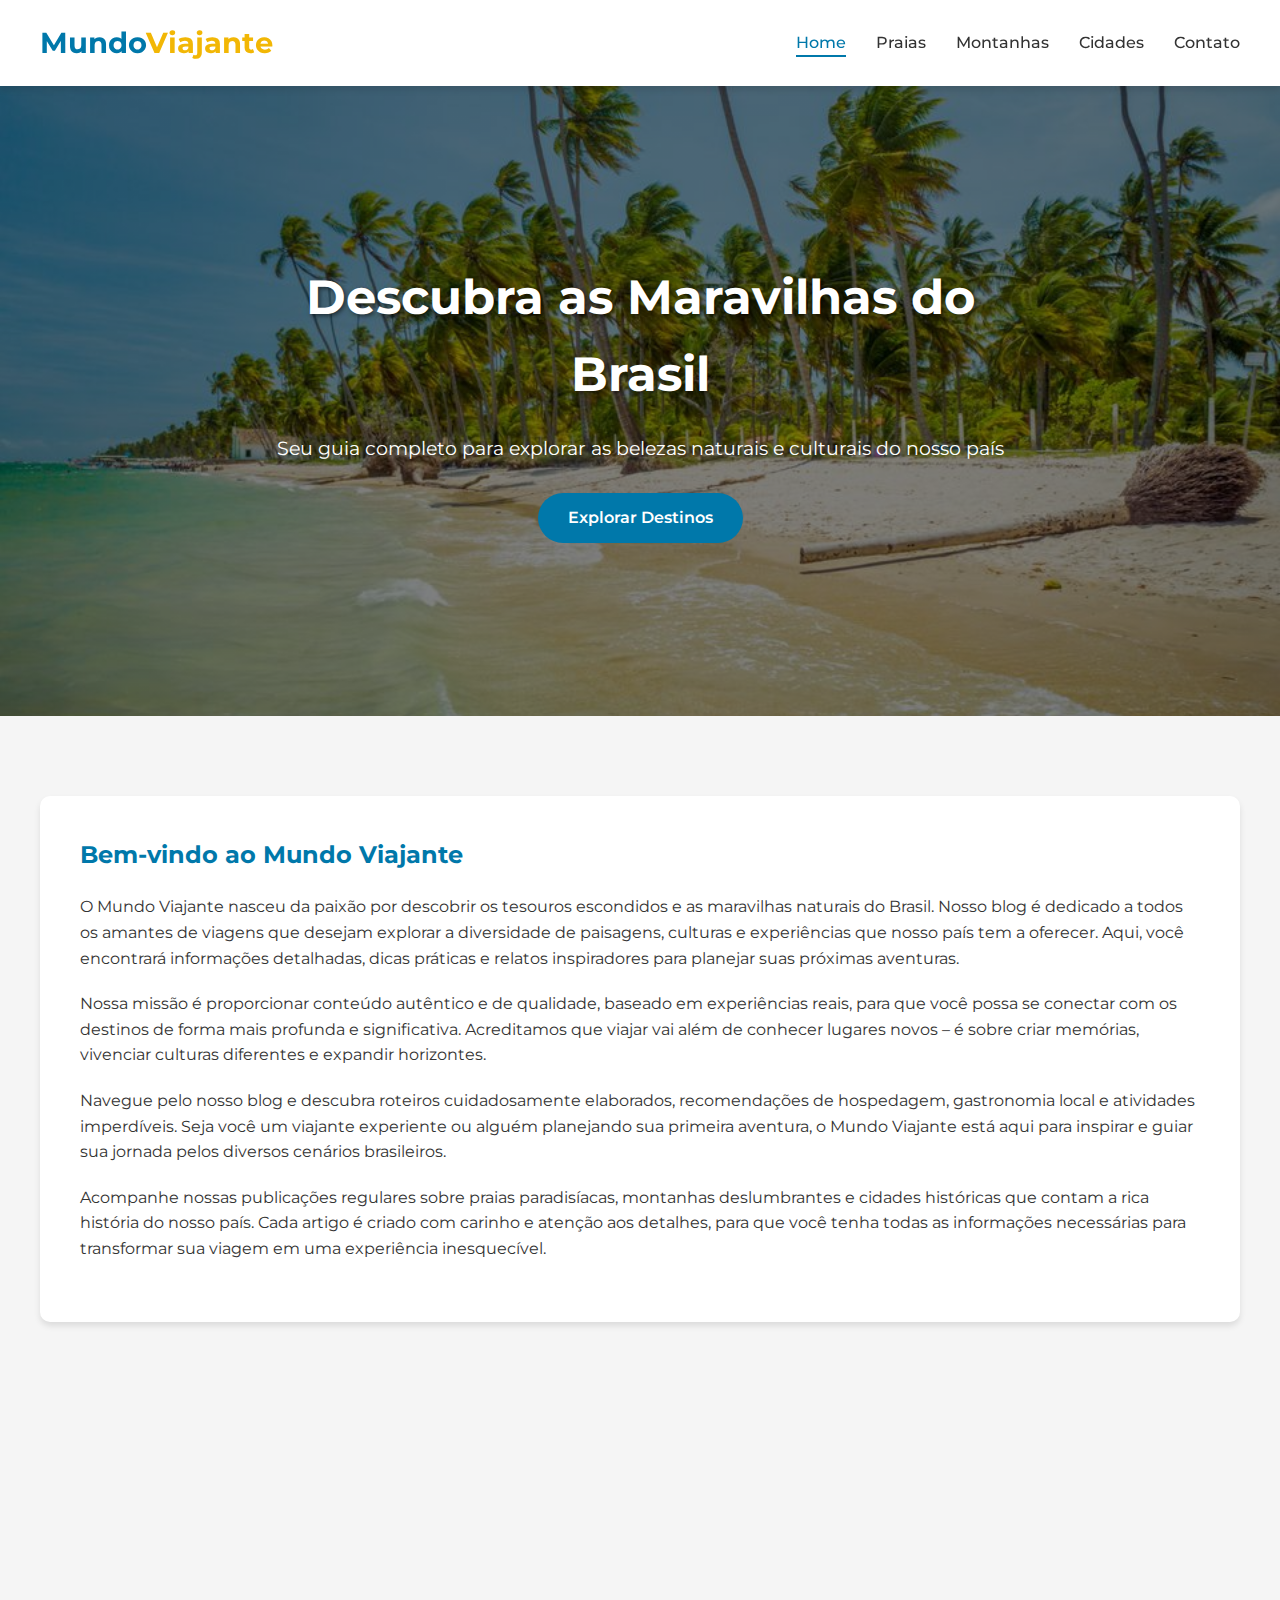
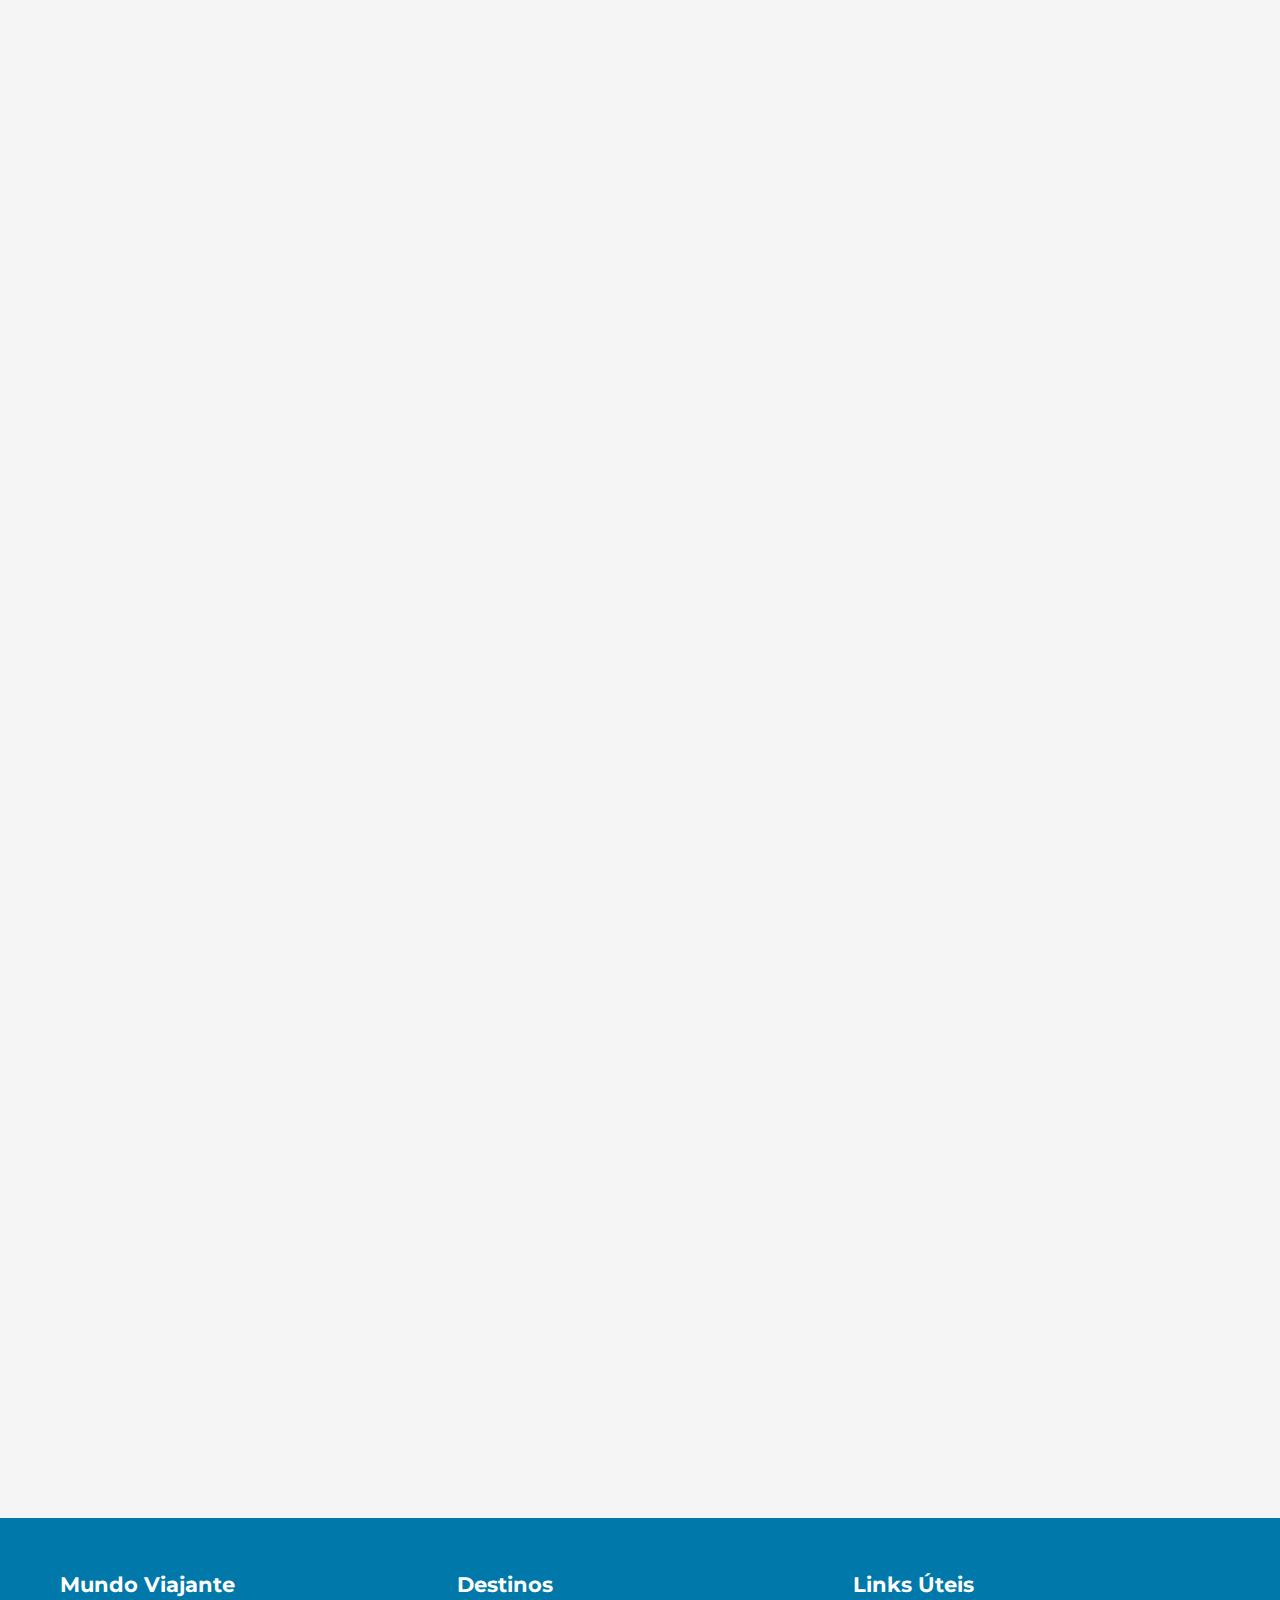
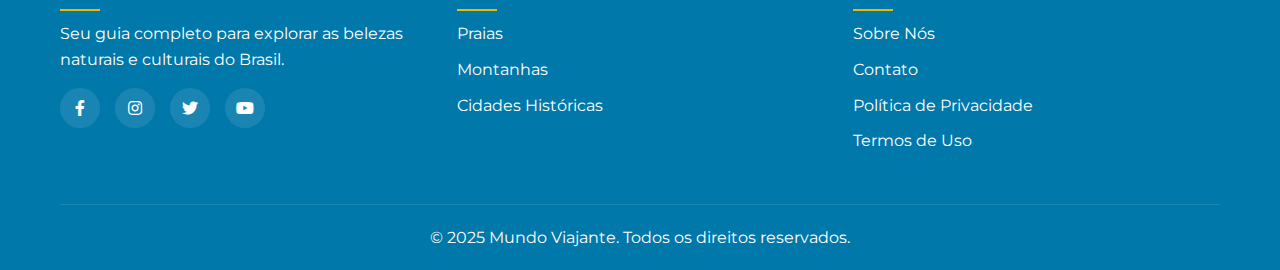
<file: index.html>
<!DOCTYPE html>
<html lang="pt-br">
<head>
    <meta charset="UTF-8">
    <meta name="viewport" content="width=device-width, initial-scale=1.0">
    <title>Mundo Viajante - Seu guia de viagens pelo Brasil</title>
    <link rel="stylesheet" href="css/style.css">
    <link href="https://fonts.googleapis.com/css2?family=Montserrat:wght@400;500;600;700&display=swap" rel="stylesheet">
    <link rel="stylesheet" href="https://cdnjs.cloudflare.com/ajax/libs/font-awesome/5.15.3/css/all.min.css">
</head>
<body>
    <!-- Header e Navegação -->
    <header>
        <div class="container header-container">
            <a href="index.html" class="logo">Mundo<span>Viajante</span></a>
            <nav>
                <ul>
                    <li><a href="index.html" class="active">Home</a></li>
                    <li><a href="praias.html">Praias</a></li>
                    <li><a href="montanhas.html">Montanhas</a></li>
                    <li><a href="cidades.html">Cidades</a></li>
                    <li><a href="contato.html">Contato</a></li>
                </ul>
            </nav>
        </div>
    </header>

    <!-- Hero Section -->
    <section class="hero">
        <div class="hero-content">
            <h1>Descubra as Maravilhas do Brasil</h1>
            <p>Seu guia completo para explorar as belezas naturais e culturais do nosso país</p>
            <a href="#featured" class="btn">Explorar Destinos</a>
        </div>
    </section>

    <!-- Sobre o Blog -->
    <section class="main-content">
        <div class="container content-container">
            <h2>Bem-vindo ao Mundo Viajante</h2>
            <p>O Mundo Viajante nasceu da paixão por descobrir os tesouros escondidos e as maravilhas naturais do Brasil. Nosso blog é dedicado a todos os amantes de viagens que desejam explorar a diversidade de paisagens, culturas e experiências que nosso país tem a oferecer. Aqui, você encontrará informações detalhadas, dicas práticas e relatos inspiradores para planejar suas próximas aventuras.</p>
            
            <p>Nossa missão é proporcionar conteúdo autêntico e de qualidade, baseado em experiências reais, para que você possa se conectar com os destinos de forma mais profunda e significativa. Acreditamos que viajar vai além de conhecer lugares novos – é sobre criar memórias, vivenciar culturas diferentes e expandir horizontes.</p>
            
            <p>Navegue pelo nosso blog e descubra roteiros cuidadosamente elaborados, recomendações de hospedagem, gastronomia local e atividades imperdíveis. Seja você um viajante experiente ou alguém planejando sua primeira aventura, o Mundo Viajante está aqui para inspirar e guiar sua jornada pelos diversos cenários brasileiros.</p>
            
            <p>Acompanhe nossas publicações regulares sobre praias paradisíacas, montanhas deslumbrantes e cidades históricas que contam a rica história do nosso país. Cada artigo é criado com carinho e atenção aos detalhes, para que você tenha todas as informações necessárias para transformar sua viagem em uma experiência inesquecível.</p>
        </div>
    </section>

    <!-- Destaques -->
    <section id="featured" class="featured">
        <div class="container">
            <div class="section-title">
                <h2>Nossos Destaques</h2>
            </div>
            <div class="featured-grid">
                <!-- Destaque Praias -->
                <div class="featured-item">
                    <a href="praias.html" class="featured-img">
                        <img src="images/praias.jpg" alt="Praias paradisíacas brasileiras">
                    </a>
                    <div class="featured-content">
                        <h3>Praias Paradisíacas</h3>
                        <p>O Brasil possui um litoral de mais de 7 mil quilômetros, abrigando algumas das praias mais deslumbrantes do mundo. De areias brancas e águas cristalinas a cenários exóticos com falésias e coqueirais, nosso país oferece experiências únicas para os amantes do mar. Descubra destinos como Fernando de Noronha, Jericoacoara e Arraial do Cabo, onde a natureza se expressa em sua forma mais pura e encantadora.</p>
                        <a href="praias.html" class="read-more">Saiba mais</a>
                    </div>
                </div>
                
                <!-- Destaque Montanhas -->
                <div class="featured-item">
                    <a href="montanhas.html" class="featured-img">
                        <img src="images/montanhas.jpg" alt="Montanhas brasileiras">
                    </a>
                    <div class="featured-content">
                        <h3>Montanhas Deslumbrantes</h3>
                        <p>As formações montanhosas brasileiras oferecem paisagens de tirar o fôlego e experiências inesquecíveis para os amantes de aventura e natureza. Da majestosa Pedra do Baú em São Paulo aos picos imponentes do Parque Nacional do Itatiaia, nosso país é repleto de destinos que combinam beleza natural, biodiversidade e oportunidades para atividades como trekking, escalada e contemplação. Explore conosco estes santuários naturais.</p>
                        <a href="montanhas.html" class="read-more">Saiba mais</a>
                    </div>
                </div>
                
                <!-- Destaque Cidades -->
                <div class="featured-item">
                    <a href="cidades.html" class="featured-img">
                        <img src="images/cidades.jpg" alt="Cidades históricas brasileiras">
                    </a>
                    <div class="featured-content">
                        <h3>Cidades Históricas</h3>
                        <p>O Brasil guarda em suas cidades históricas um rico patrimônio cultural que conta a história da formação do nosso país. Ruas de pedra, igrejas barrocas, casarões coloniais e praças encantadoras compõem o cenário de lugares como Ouro Preto, Paraty e Olinda. Cada cidade preserva tradições, festas populares e uma gastronomia típica que enriquecem ainda mais a experiência do visitante. Venha descobrir estes tesouros históricos.</p>
                        <a href="cidades.html" class="read-more">Saiba mais</a>
                    </div>
                </div>
            </div>
        </div>
    </section>

    <!-- Chamada para Ação -->
    <section class="main-content">
        <div class="container content-container">
            <h2>Por que viajar pelo Brasil?</h2>
            <p>O Brasil é um país de dimensões continentais, com uma diversidade natural e cultural incomparável. Viajar pelo nosso território é ter a oportunidade de conhecer ecossistemas únicos como a Amazônia, o Pantanal, a Caatinga e a Mata Atlântica, cada um com sua flora e fauna características. É também mergulhar em tradições culturais riquíssimas, influenciadas por povos indígenas, africanos, europeus e asiáticos, que se manifestam na música, na dança, na culinária e nas festas populares.</p>
            
            <p>Além disso, o Brasil oferece opções para todos os tipos de viajantes: desde aqueles que buscam aventura e ecoturismo até os que preferem relaxar em resorts à beira-mar ou explorar o patrimônio histórico e arquitetônico das cidades coloniais. A hospitalidade do povo brasileiro, sempre pronto a receber bem os visitantes, torna a experiência ainda mais especial.</p>
            
            <p>No Mundo Viajante, acreditamos que conhecer o Brasil é uma jornada de autodescoberta e conexão com nossas raízes. Por isso, convidamos você a explorar conosco os diversos destinos que apresentamos em nosso blog, planejando sua próxima aventura com base em informações confiáveis e dicas valiosas de quem já vivenciou essas experiências.</p>
            
            <p>Não deixe de conferir nossas redes sociais e se inscrever em nossa newsletter para receber atualizações sobre novos destinos, promoções de passagens e hospedagens, além de dicas exclusivas para tornar suas viagens mais econômicas e prazerosas.</p>
        </div>
    </section>

    <!-- Footer -->
    <footer>
        <div class="container">
            <div class="footer-container">
                <div class="footer-col">
                    <h3>Mundo Viajante</h3>
                    <p>Seu guia completo para explorar as belezas naturais e culturais do Brasil.</p>
                    <div class="social-links">
                        <a href="#"><i class="fab fa-facebook-f"></i></a>
                        <a href="#"><i class="fab fa-instagram"></i></a>
                        <a href="#"><i class="fab fa-twitter"></i></a>
                        <a href="#"><i class="fab fa-youtube"></i></a>
                    </div>
                </div>
                <div class="footer-col">
                    <h3>Destinos</h3>
                    <ul class="footer-links">
                        <li><a href="praias.html">Praias</a></li>
                        <li><a href="montanhas.html">Montanhas</a></li>
                        <li><a href="cidades.html">Cidades Históricas</a></li>
                    </ul>
                </div>
                <div class="footer-col">
                    <h3>Links Úteis</h3>
                    <ul class="footer-links">
                        <li><a href="#">Sobre Nós</a></li>
                        <li><a href="contato.html">Contato</a></li>
                        <li><a href="#">Política de Privacidade</a></li>
                        <li><a href="#">Termos de Uso</a></li>
                    </ul>
                </div>
            </div>
            <div class="copyright">
                <p>&copy; 2025 Mundo Viajante. Todos os direitos reservados.</p>
            </div>
        </div>
    </footer>

    <script src="js/script.js"></script>
</body>
</html>
</file>
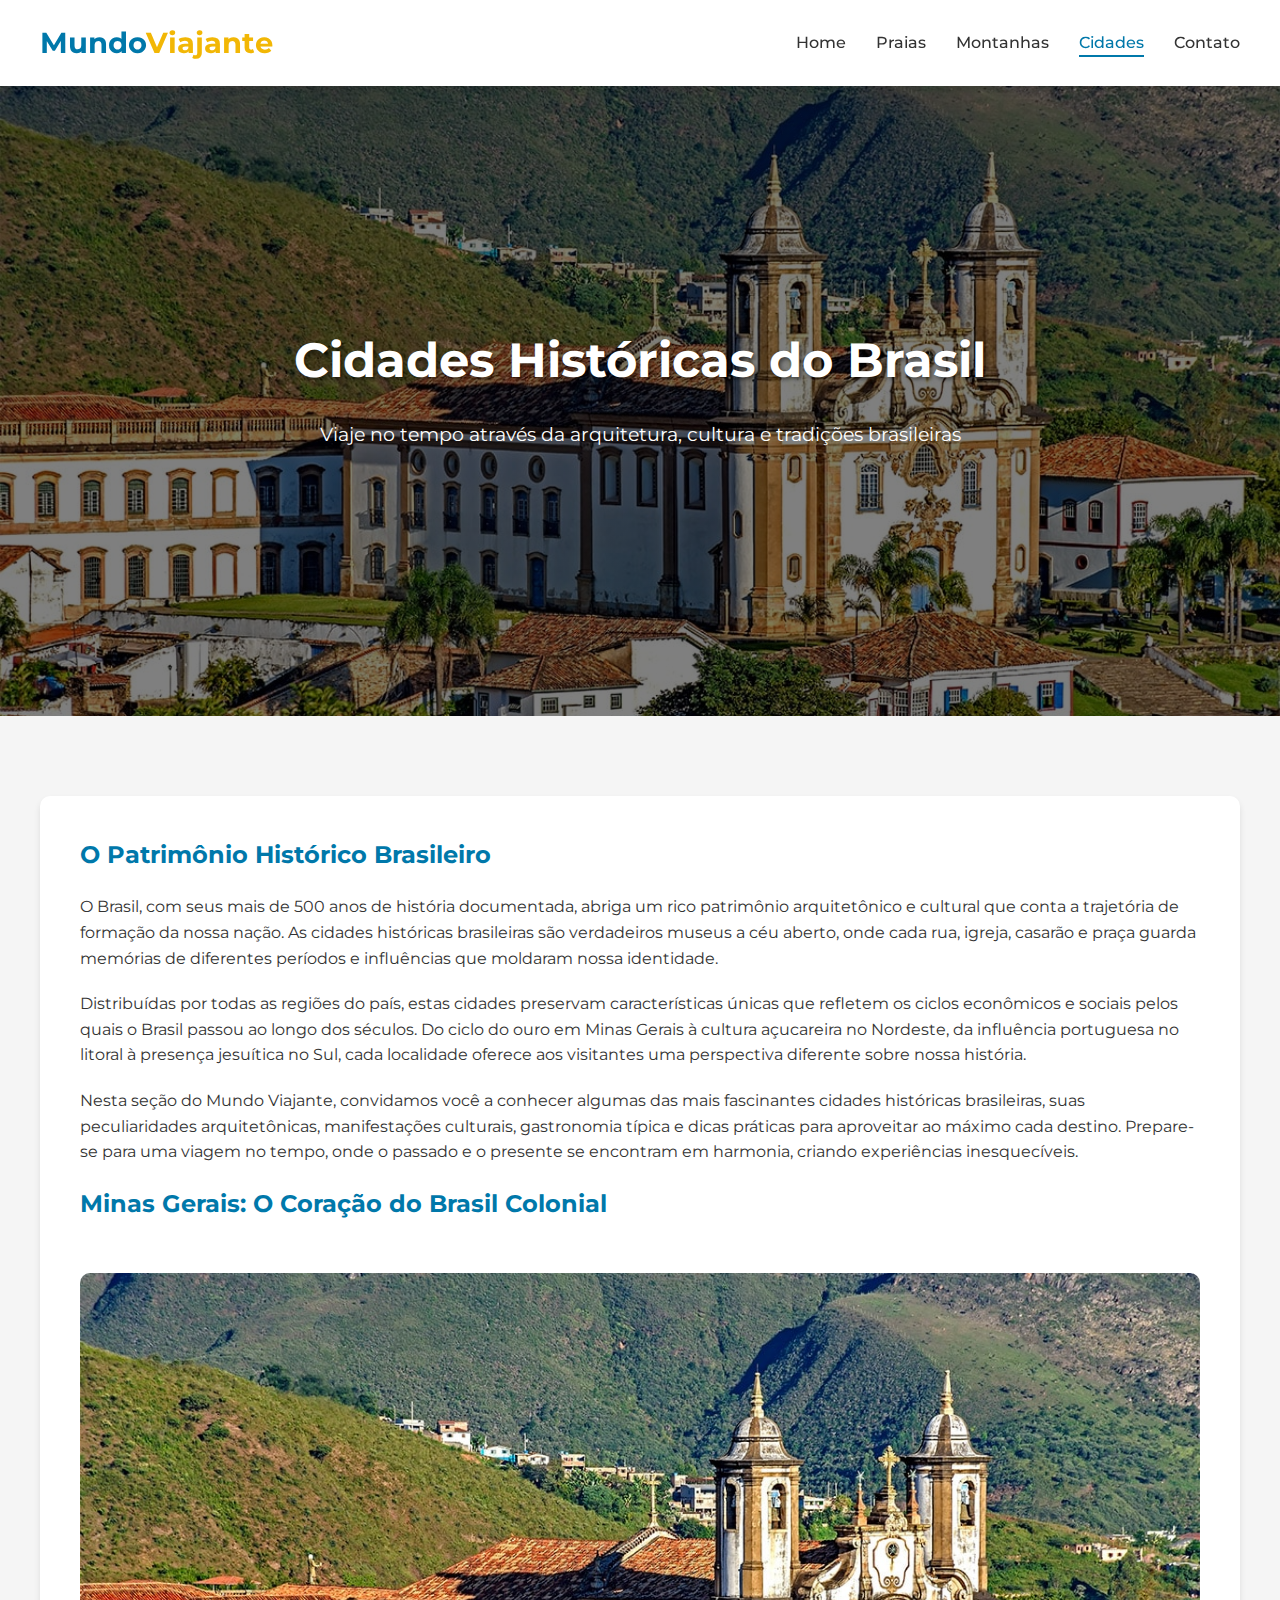
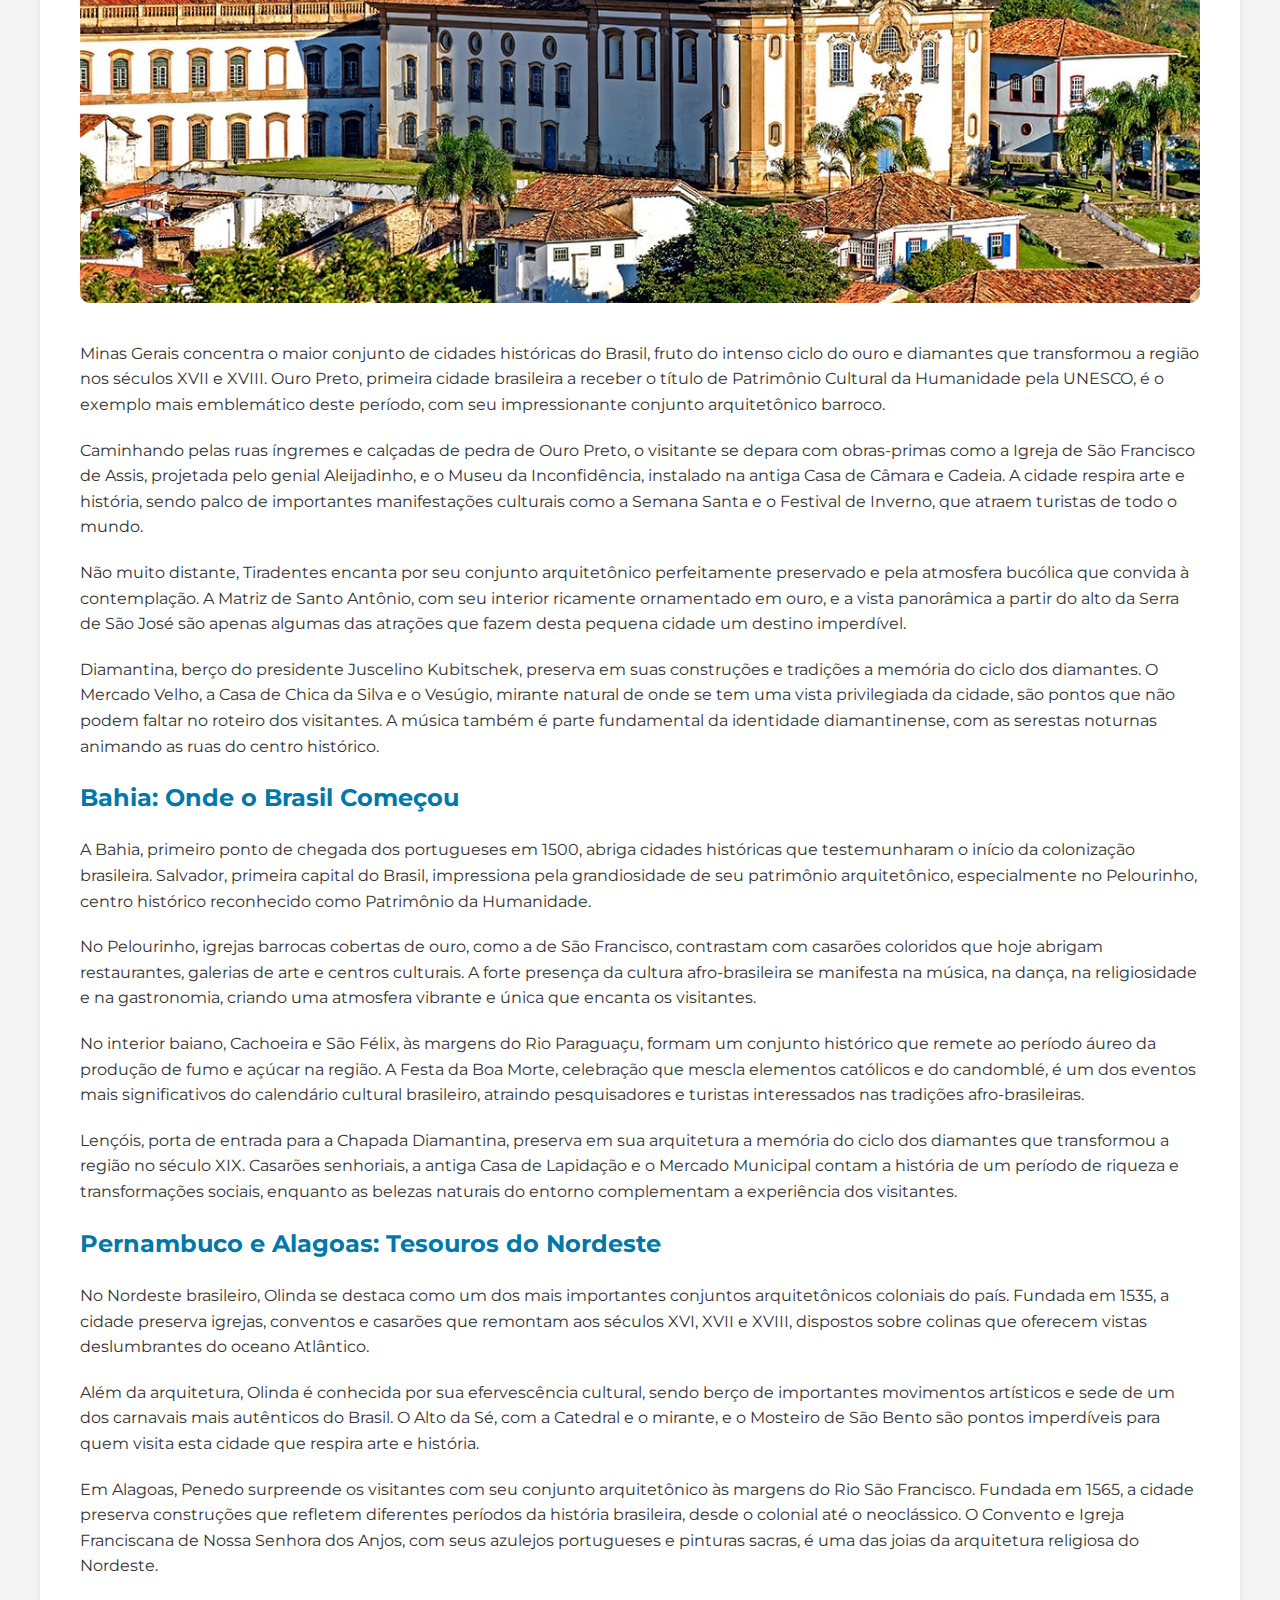
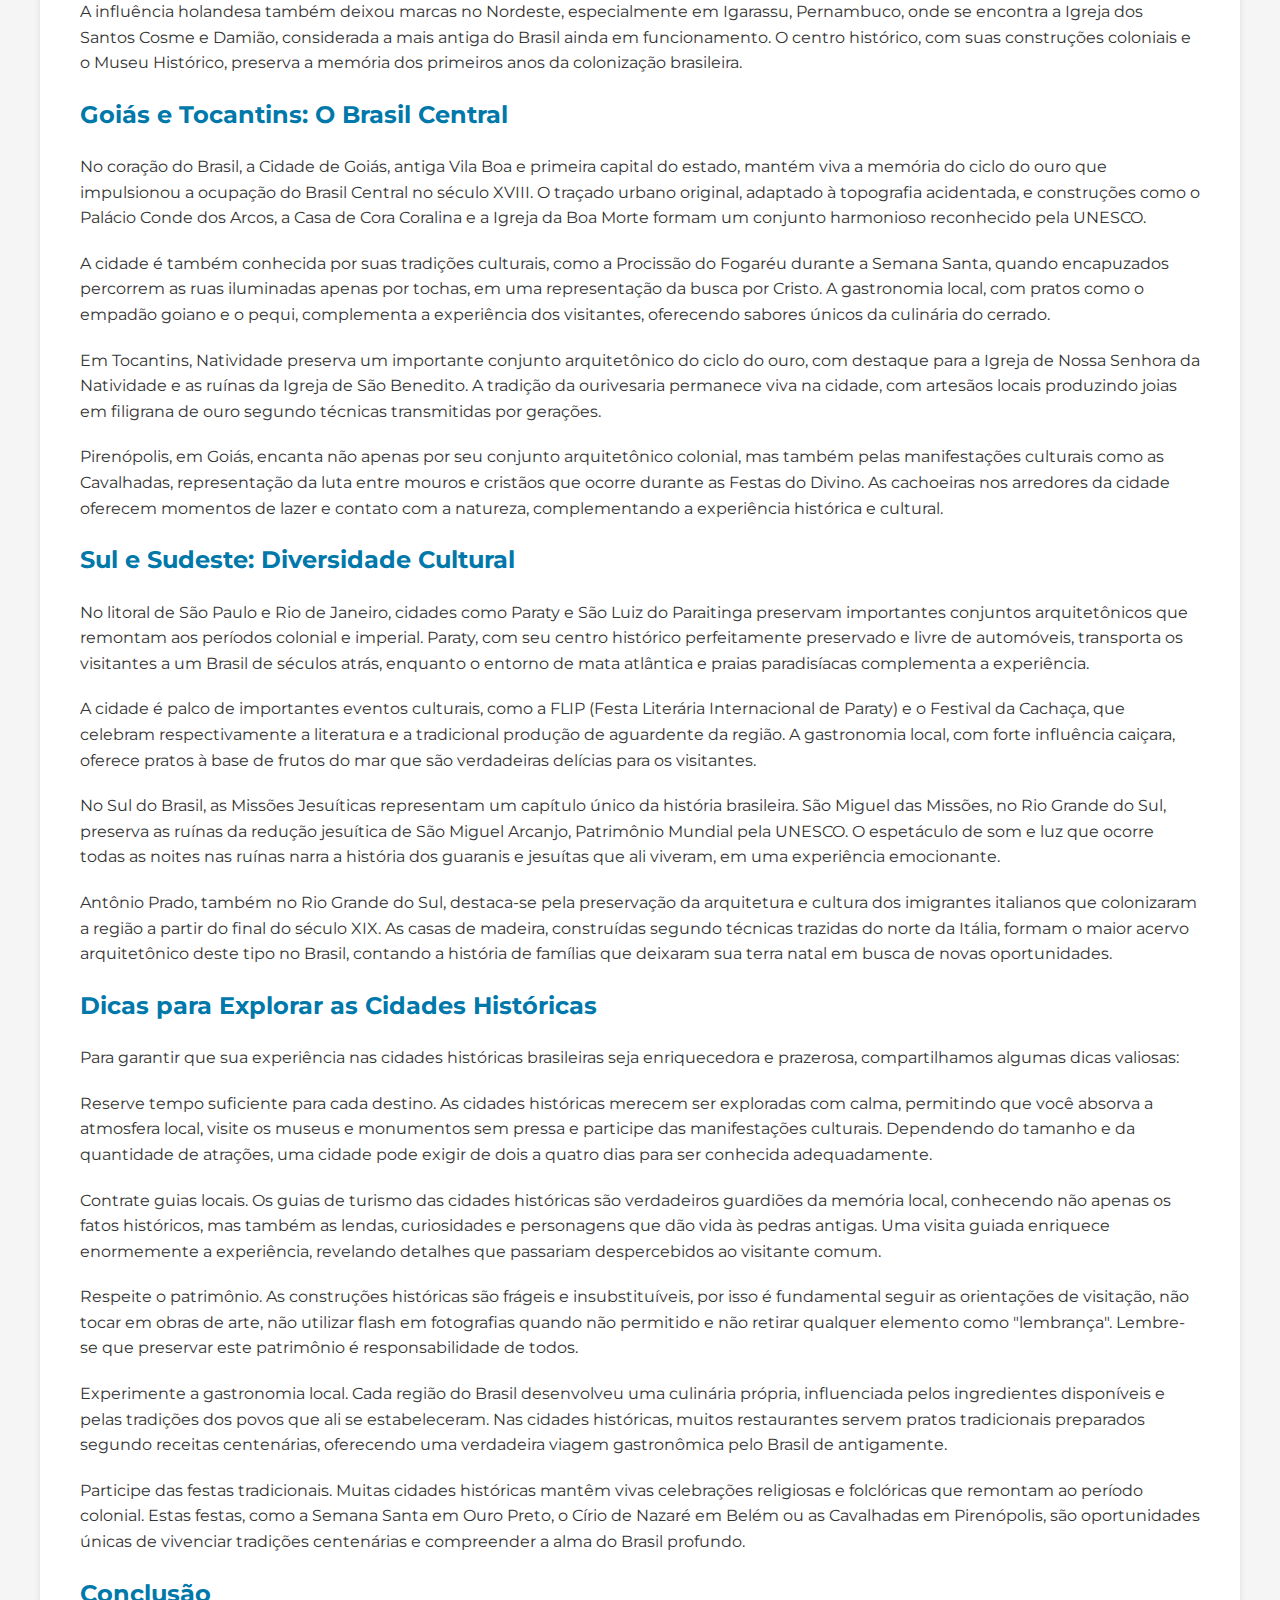
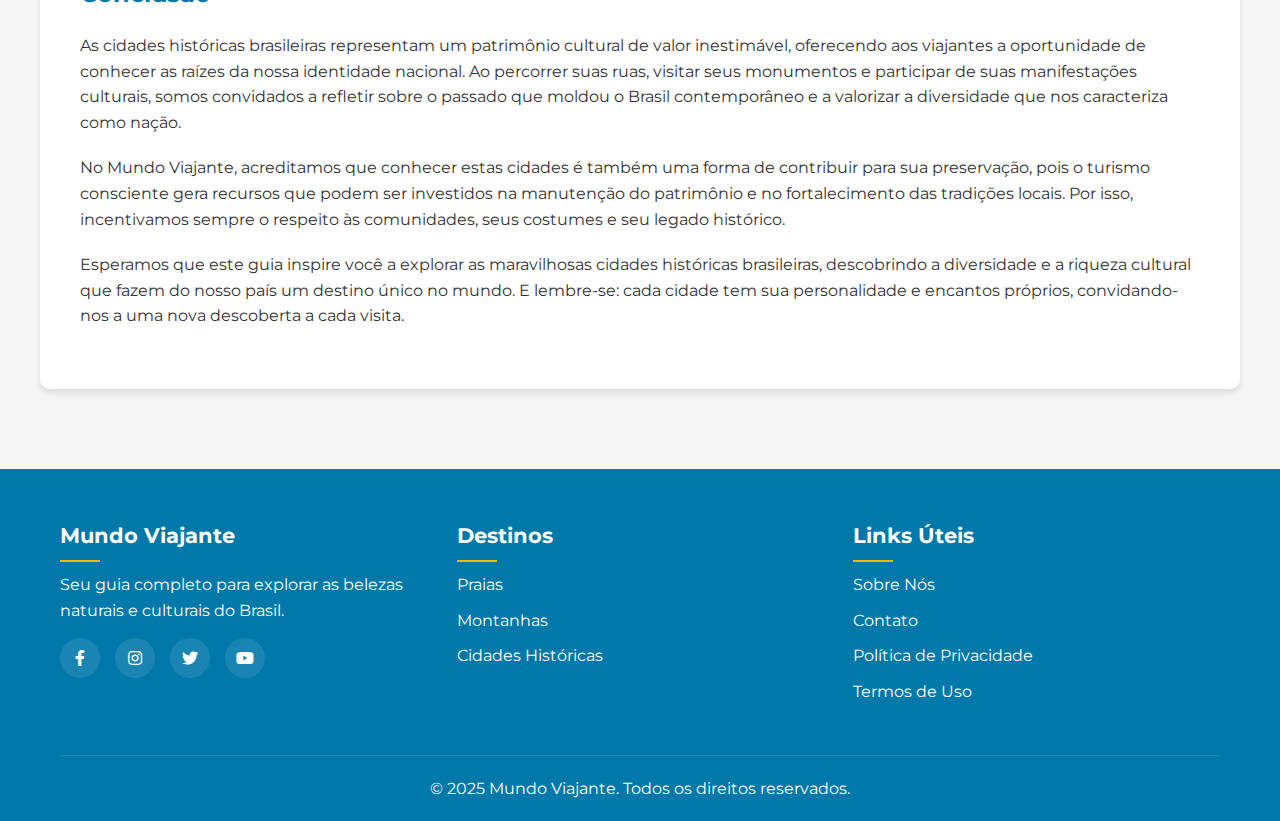
<file: cidades.html>
<!DOCTYPE html>
<html lang="pt-br">
<head>
    <meta charset="UTF-8">
    <meta name="viewport" content="width=device-width, initial-scale=1.0">
    <title>Cidades Históricas - Mundo Viajante</title>
    <link rel="stylesheet" href="css/style.css">
    <link href="https://fonts.googleapis.com/css2?family=Montserrat:wght@400;500;600;700&display=swap" rel="stylesheet">
    <link rel="stylesheet" href="https://cdnjs.cloudflare.com/ajax/libs/font-awesome/5.15.3/css/all.min.css">
</head>
<body>
    <!-- Header e Navegação -->
    <header>
        <div class="container header-container">
            <a href="index.html" class="logo">Mundo<span>Viajante</span></a>
            <nav>
                <ul>
                    <li><a href="index.html">Home</a></li>
                    <li><a href="praias.html">Praias</a></li>
                    <li><a href="montanhas.html">Montanhas</a></li>
                    <li><a href="cidades.html" class="active">Cidades</a></li>
                    <li><a href="contato.html">Contato</a></li>
                </ul>
            </nav>
        </div>
    </header>

    <!-- Hero Section -->
    <section class="hero" style="background-image: linear-gradient(rgba(0, 0, 0, 0.5), rgba(0, 0, 0, 0.5)), url('images/cidades.jpg');">
        <div class="hero-content">
            <h1>Cidades Históricas do Brasil</h1>
            <p>Viaje no tempo através da arquitetura, cultura e tradições brasileiras</p>
        </div>
    </section>

    <!-- Conteúdo Principal -->
    <section class="main-content">
        <div class="container content-container">
            <h2>O Patrimônio Histórico Brasileiro</h2>
            <p>O Brasil, com seus mais de 500 anos de história documentada, abriga um rico patrimônio arquitetônico e cultural que conta a trajetória de formação da nossa nação. As cidades históricas brasileiras são verdadeiros museus a céu aberto, onde cada rua, igreja, casarão e praça guarda memórias de diferentes períodos e influências que moldaram nossa identidade.</p>
            
            <p>Distribuídas por todas as regiões do país, estas cidades preservam características únicas que refletem os ciclos econômicos e sociais pelos quais o Brasil passou ao longo dos séculos. Do ciclo do ouro em Minas Gerais à cultura açucareira no Nordeste, da influência portuguesa no litoral à presença jesuítica no Sul, cada localidade oferece aos visitantes uma perspectiva diferente sobre nossa história.</p>
            
            <p>Nesta seção do Mundo Viajante, convidamos você a conhecer algumas das mais fascinantes cidades históricas brasileiras, suas peculiaridades arquitetônicas, manifestações culturais, gastronomia típica e dicas práticas para aproveitar ao máximo cada destino. Prepare-se para uma viagem no tempo, onde o passado e o presente se encontram em harmonia, criando experiências inesquecíveis.</p>

            <h2>Minas Gerais: O Coração do Brasil Colonial</h2>
            <img src="images/cidades.jpg" alt="Cidade histórica de Ouro Preto" class="content-img">
            <p>Minas Gerais concentra o maior conjunto de cidades históricas do Brasil, fruto do intenso ciclo do ouro e diamantes que transformou a região nos séculos XVII e XVIII. Ouro Preto, primeira cidade brasileira a receber o título de Patrimônio Cultural da Humanidade pela UNESCO, é o exemplo mais emblemático deste período, com seu impressionante conjunto arquitetônico barroco.</p>
            
            <p>Caminhando pelas ruas íngremes e calçadas de pedra de Ouro Preto, o visitante se depara com obras-primas como a Igreja de São Francisco de Assis, projetada pelo genial Aleijadinho, e o Museu da Inconfidência, instalado na antiga Casa de Câmara e Cadeia. A cidade respira arte e história, sendo palco de importantes manifestações culturais como a Semana Santa e o Festival de Inverno, que atraem turistas de todo o mundo.</p>
            
            <p>Não muito distante, Tiradentes encanta por seu conjunto arquitetônico perfeitamente preservado e pela atmosfera bucólica que convida à contemplação. A Matriz de Santo Antônio, com seu interior ricamente ornamentado em ouro, e a vista panorâmica a partir do alto da Serra de São José são apenas algumas das atrações que fazem desta pequena cidade um destino imperdível.</p>
            
            <p>Diamantina, berço do presidente Juscelino Kubitschek, preserva em suas construções e tradições a memória do ciclo dos diamantes. O Mercado Velho, a Casa de Chica da Silva e o Vesúgio, mirante natural de onde se tem uma vista privilegiada da cidade, são pontos que não podem faltar no roteiro dos visitantes. A música também é parte fundamental da identidade diamantinense, com as serestas noturnas animando as ruas do centro histórico.</p>

            <h2>Bahia: Onde o Brasil Começou</h2>
            <p>A Bahia, primeiro ponto de chegada dos portugueses em 1500, abriga cidades históricas que testemunharam o início da colonização brasileira. Salvador, primeira capital do Brasil, impressiona pela grandiosidade de seu patrimônio arquitetônico, especialmente no Pelourinho, centro histórico reconhecido como Patrimônio da Humanidade.</p>
            
            <p>No Pelourinho, igrejas barrocas cobertas de ouro, como a de São Francisco, contrastam com casarões coloridos que hoje abrigam restaurantes, galerias de arte e centros culturais. A forte presença da cultura afro-brasileira se manifesta na música, na dança, na religiosidade e na gastronomia, criando uma atmosfera vibrante e única que encanta os visitantes.</p>
            
            <p>No interior baiano, Cachoeira e São Félix, às margens do Rio Paraguaçu, formam um conjunto histórico que remete ao período áureo da produção de fumo e açúcar na região. A Festa da Boa Morte, celebração que mescla elementos católicos e do candomblé, é um dos eventos mais significativos do calendário cultural brasileiro, atraindo pesquisadores e turistas interessados nas tradições afro-brasileiras.</p>
            
            <p>Lençóis, porta de entrada para a Chapada Diamantina, preserva em sua arquitetura a memória do ciclo dos diamantes que transformou a região no século XIX. Casarões senhoriais, a antiga Casa de Lapidação e o Mercado Municipal contam a história de um período de riqueza e transformações sociais, enquanto as belezas naturais do entorno complementam a experiência dos visitantes.</p>

            <h2>Pernambuco e Alagoas: Tesouros do Nordeste</h2>
            <p>No Nordeste brasileiro, Olinda se destaca como um dos mais importantes conjuntos arquitetônicos coloniais do país. Fundada em 1535, a cidade preserva igrejas, conventos e casarões que remontam aos séculos XVI, XVII e XVIII, dispostos sobre colinas que oferecem vistas deslumbrantes do oceano Atlântico.</p>
            
            <p>Além da arquitetura, Olinda é conhecida por sua efervescência cultural, sendo berço de importantes movimentos artísticos e sede de um dos carnavais mais autênticos do Brasil. O Alto da Sé, com a Catedral e o mirante, e o Mosteiro de São Bento são pontos imperdíveis para quem visita esta cidade que respira arte e história.</p>
            
            <p>Em Alagoas, Penedo surpreende os visitantes com seu conjunto arquitetônico às margens do Rio São Francisco. Fundada em 1565, a cidade preserva construções que refletem diferentes períodos da história brasileira, desde o colonial até o neoclássico. O Convento e Igreja Franciscana de Nossa Senhora dos Anjos, com seus azulejos portugueses e pinturas sacras, é uma das joias da arquitetura religiosa do Nordeste.</p>
            
            <p>A influência holandesa também deixou marcas no Nordeste, especialmente em Igarassu, Pernambuco, onde se encontra a Igreja dos Santos Cosme e Damião, considerada a mais antiga do Brasil ainda em funcionamento. O centro histórico, com suas construções coloniais e o Museu Histórico, preserva a memória dos primeiros anos da colonização brasileira.</p>

            <h2>Goiás e Tocantins: O Brasil Central</h2>
            <p>No coração do Brasil, a Cidade de Goiás, antiga Vila Boa e primeira capital do estado, mantém viva a memória do ciclo do ouro que impulsionou a ocupação do Brasil Central no século XVIII. O traçado urbano original, adaptado à topografia acidentada, e construções como o Palácio Conde dos Arcos, a Casa de Cora Coralina e a Igreja da Boa Morte formam um conjunto harmonioso reconhecido pela UNESCO.</p>
            
            <p>A cidade é também conhecida por suas tradições culturais, como a Procissão do Fogaréu durante a Semana Santa, quando encapuzados percorrem as ruas iluminadas apenas por tochas, em uma representação da busca por Cristo. A gastronomia local, com pratos como o empadão goiano e o pequi, complementa a experiência dos visitantes, oferecendo sabores únicos da culinária do cerrado.</p>
            
            <p>Em Tocantins, Natividade preserva um importante conjunto arquitetônico do ciclo do ouro, com destaque para a Igreja de Nossa Senhora da Natividade e as ruínas da Igreja de São Benedito. A tradição da ourivesaria permanece viva na cidade, com artesãos locais produzindo joias em filigrana de ouro segundo técnicas transmitidas por gerações.</p>
            
            <p>Pirenópolis, em Goiás, encanta não apenas por seu conjunto arquitetônico colonial, mas também pelas manifestações culturais como as Cavalhadas, representação da luta entre mouros e cristãos que ocorre durante as Festas do Divino. As cachoeiras nos arredores da cidade oferecem momentos de lazer e contato com a natureza, complementando a experiência histórica e cultural.</p>

            <h2>Sul e Sudeste: Diversidade Cultural</h2>
            <p>No litoral de São Paulo e Rio de Janeiro, cidades como Paraty e São Luiz do Paraitinga preservam importantes conjuntos arquitetônicos que remontam aos períodos colonial e imperial. Paraty, com seu centro histórico perfeitamente preservado e livre de automóveis, transporta os visitantes a um Brasil de séculos atrás, enquanto o entorno de mata atlântica e praias paradisíacas complementa a experiência.</p>
            
            <p>A cidade é palco de importantes eventos culturais, como a FLIP (Festa Literária Internacional de Paraty) e o Festival da Cachaça, que celebram respectivamente a literatura e a tradicional produção de aguardente da região. A gastronomia local, com forte influência caiçara, oferece pratos à base de frutos do mar que são verdadeiras delícias para os visitantes.</p>
            
            <p>No Sul do Brasil, as Missões Jesuíticas representam um capítulo único da história brasileira. São Miguel das Missões, no Rio Grande do Sul, preserva as ruínas da redução jesuítica de São Miguel Arcanjo, Patrimônio Mundial pela UNESCO. O espetáculo de som e luz que ocorre todas as noites nas ruínas narra a história dos guaranis e jesuítas que ali viveram, em uma experiência emocionante.</p>
            
            <p>Antônio Prado, também no Rio Grande do Sul, destaca-se pela preservação da arquitetura e cultura dos imigrantes italianos que colonizaram a região a partir do final do século XIX. As casas de madeira, construídas segundo técnicas trazidas do norte da Itália, formam o maior acervo arquitetônico deste tipo no Brasil, contando a história de famílias que deixaram sua terra natal em busca de novas oportunidades.</p>

            <h2>Dicas para Explorar as Cidades Históricas</h2>
            <p>Para garantir que sua experiência nas cidades históricas brasileiras seja enriquecedora e prazerosa, compartilhamos algumas dicas valiosas:</p>
            
            <p>Reserve tempo suficiente para cada destino. As cidades históricas merecem ser exploradas com calma, permitindo que você absorva a atmosfera local, visite os museus e monumentos sem pressa e participe das manifestações culturais. Dependendo do tamanho e da quantidade de atrações, uma cidade pode exigir de dois a quatro dias para ser conhecida adequadamente.</p>
            
            <p>Contrate guias locais. Os guias de turismo das cidades históricas são verdadeiros guardiões da memória local, conhecendo não apenas os fatos históricos, mas também as lendas, curiosidades e personagens que dão vida às pedras antigas. Uma visita guiada enriquece enormemente a experiência, revelando detalhes que passariam despercebidos ao visitante comum.</p>
            
            <p>Respeite o patrimônio. As construções históricas são frágeis e insubstituíveis, por isso é fundamental seguir as orientações de visitação, não tocar em obras de arte, não utilizar flash em fotografias quando não permitido e não retirar qualquer elemento como "lembrança". Lembre-se que preservar este patrimônio é responsabilidade de todos.</p>
            
            <p>Experimente a gastronomia local. Cada região do Brasil desenvolveu uma culinária própria, influenciada pelos ingredientes disponíveis e pelas tradições dos povos que ali se estabeleceram. Nas cidades históricas, muitos restaurantes servem pratos tradicionais preparados segundo receitas centenárias, oferecendo uma verdadeira viagem gastronômica pelo Brasil de antigamente.</p>
            
            <p>Participe das festas tradicionais. Muitas cidades históricas mantêm vivas celebrações religiosas e folclóricas que remontam ao período colonial. Estas festas, como a Semana Santa em Ouro Preto, o Círio de Nazaré em Belém ou as Cavalhadas em Pirenópolis, são oportunidades únicas de vivenciar tradições centenárias e compreender a alma do Brasil profundo.</p>

            <h2>Conclusão</h2>
            <p>As cidades históricas brasileiras representam um patrimônio cultural de valor inestimável, oferecendo aos viajantes a oportunidade de conhecer as raízes da nossa identidade nacional. Ao percorrer suas ruas, visitar seus monumentos e participar de suas manifestações culturais, somos convidados a refletir sobre o passado que moldou o Brasil contemporâneo e a valorizar a diversidade que nos caracteriza como nação.</p>
            
            <p>No Mundo Viajante, acreditamos que conhecer estas cidades é também uma forma de contribuir para sua preservação, pois o turismo consciente gera recursos que podem ser investidos na manutenção do patrimônio e no fortalecimento das tradições locais. Por isso, incentivamos sempre o respeito às comunidades, seus costumes e seu legado histórico.</p>
            
            <p>Esperamos que este guia inspire você a explorar as maravilhosas cidades históricas brasileiras, descobrindo a diversidade e a riqueza cultural que fazem do nosso país um destino único no mundo. E lembre-se: cada cidade tem sua personalidade e encantos próprios, convidando-nos a uma nova descoberta a cada visita.</p>
        </div>
    </section>

    <!-- Footer -->
    <footer>
        <div class="container">
            <div class="footer-container">
                <div class="footer-col">
                    <h3>Mundo Viajante</h3>
                    <p>Seu guia completo para explorar as belezas naturais e culturais do Brasil.</p>
                    <div class="social-links">
                        <a href="#"><i class="fab fa-facebook-f"></i></a>
                        <a href="#"><i class="fab fa-instagram"></i></a>
                        <a href="#"><i class="fab fa-twitter"></i></a>
                        <a href="#"><i class="fab fa-youtube"></i></a>
                    </div>
                </div>
                <div class="footer-col">
                    <h3>Destinos</h3>
                    <ul class="footer-links">
                        <li><a href="praias.html">Praias</a></li>
                        <li><a href="montanhas.html">Montanhas</a></li>
                        <li><a href="cidades.html">Cidades Históricas</a></li>
                    </ul>
                </div>
                <div class="footer-col">
                    <h3>Links Úteis</h3>
                    <ul class="footer-links">
                        <li><a href="#">Sobre Nós</a></li>
                        <li><a href="contato.html">Contato</a></li>
                        <li><a href="#">Política de Privacidade</a></li>
                        <li><a href="#">Termos de Uso</a></li>
                    </ul>
                </div>
            </div>
            <div class="copyright">
                <p>&copy; 2025 Mundo Viajante. Todos os direitos reservados.</p>
            </div>
        </div>
    </footer>

    <script src="js/script.js"></script>
</body>
</html>
</file>
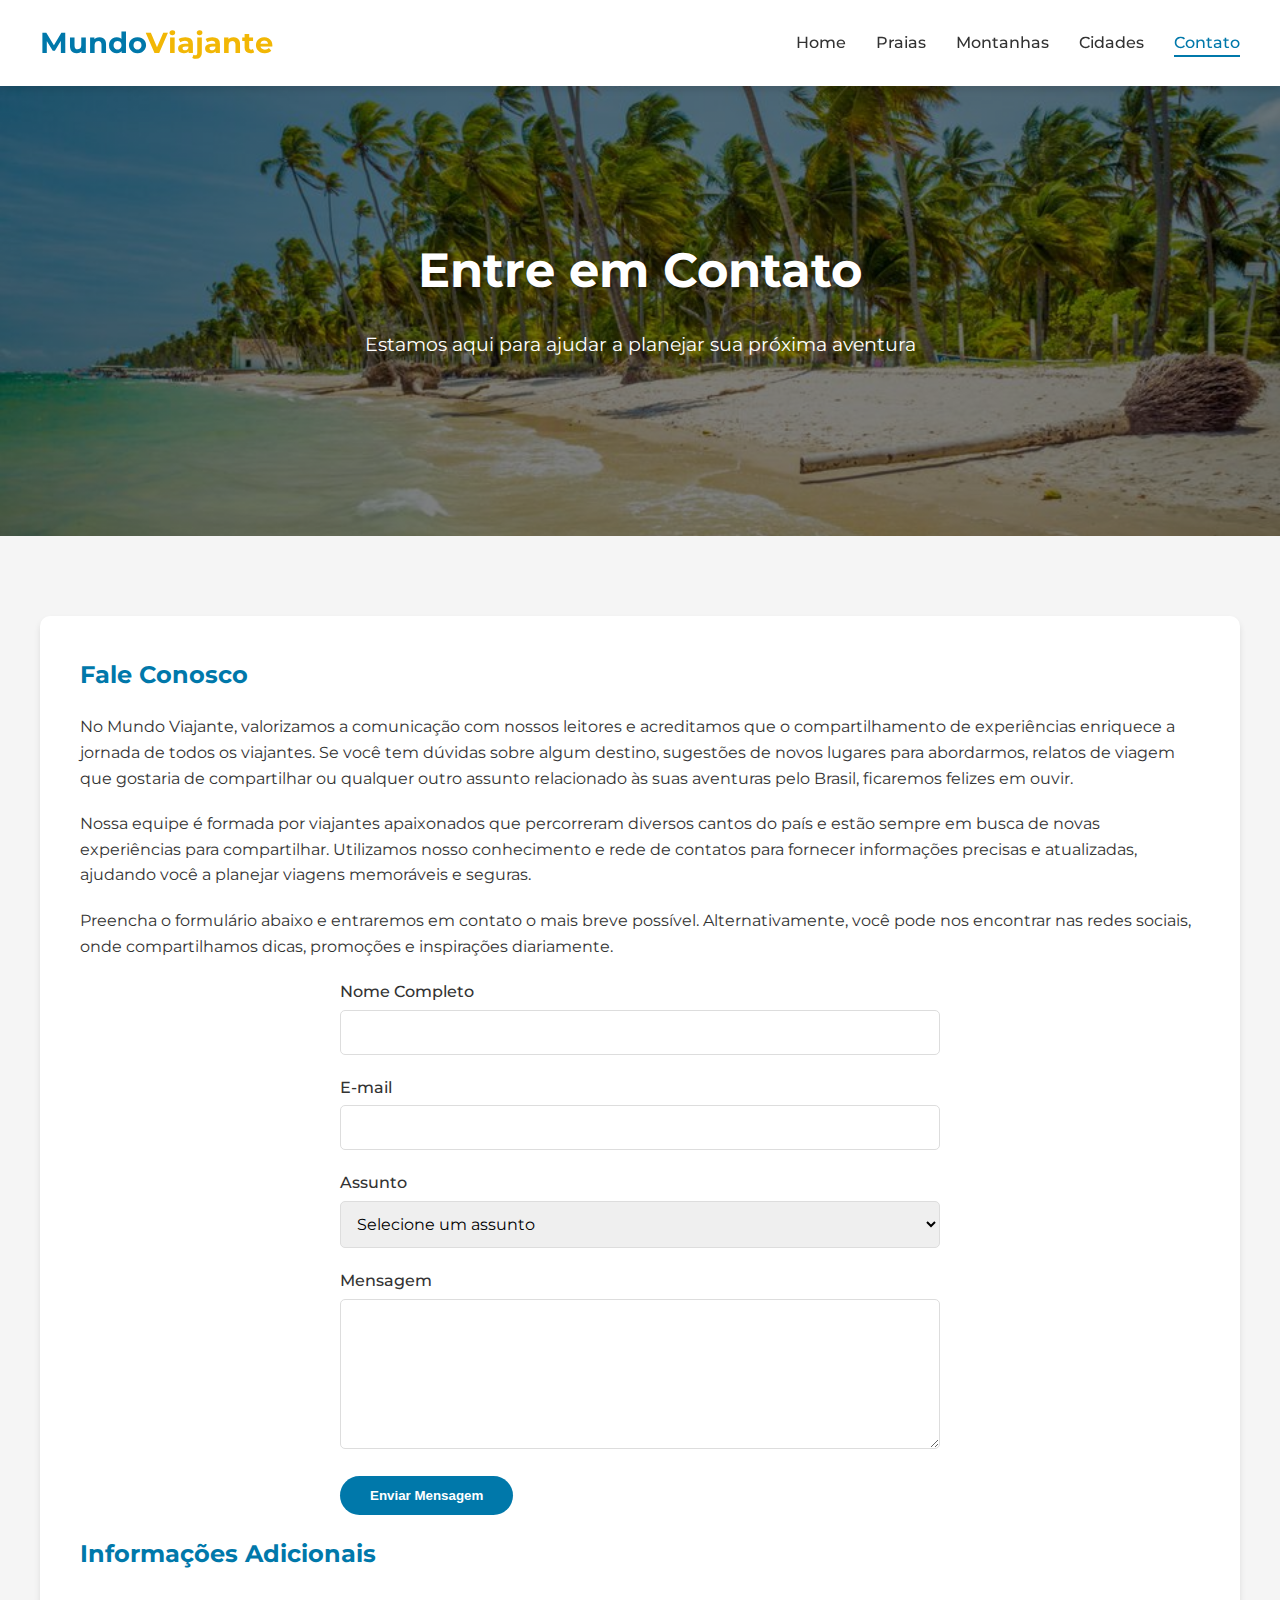
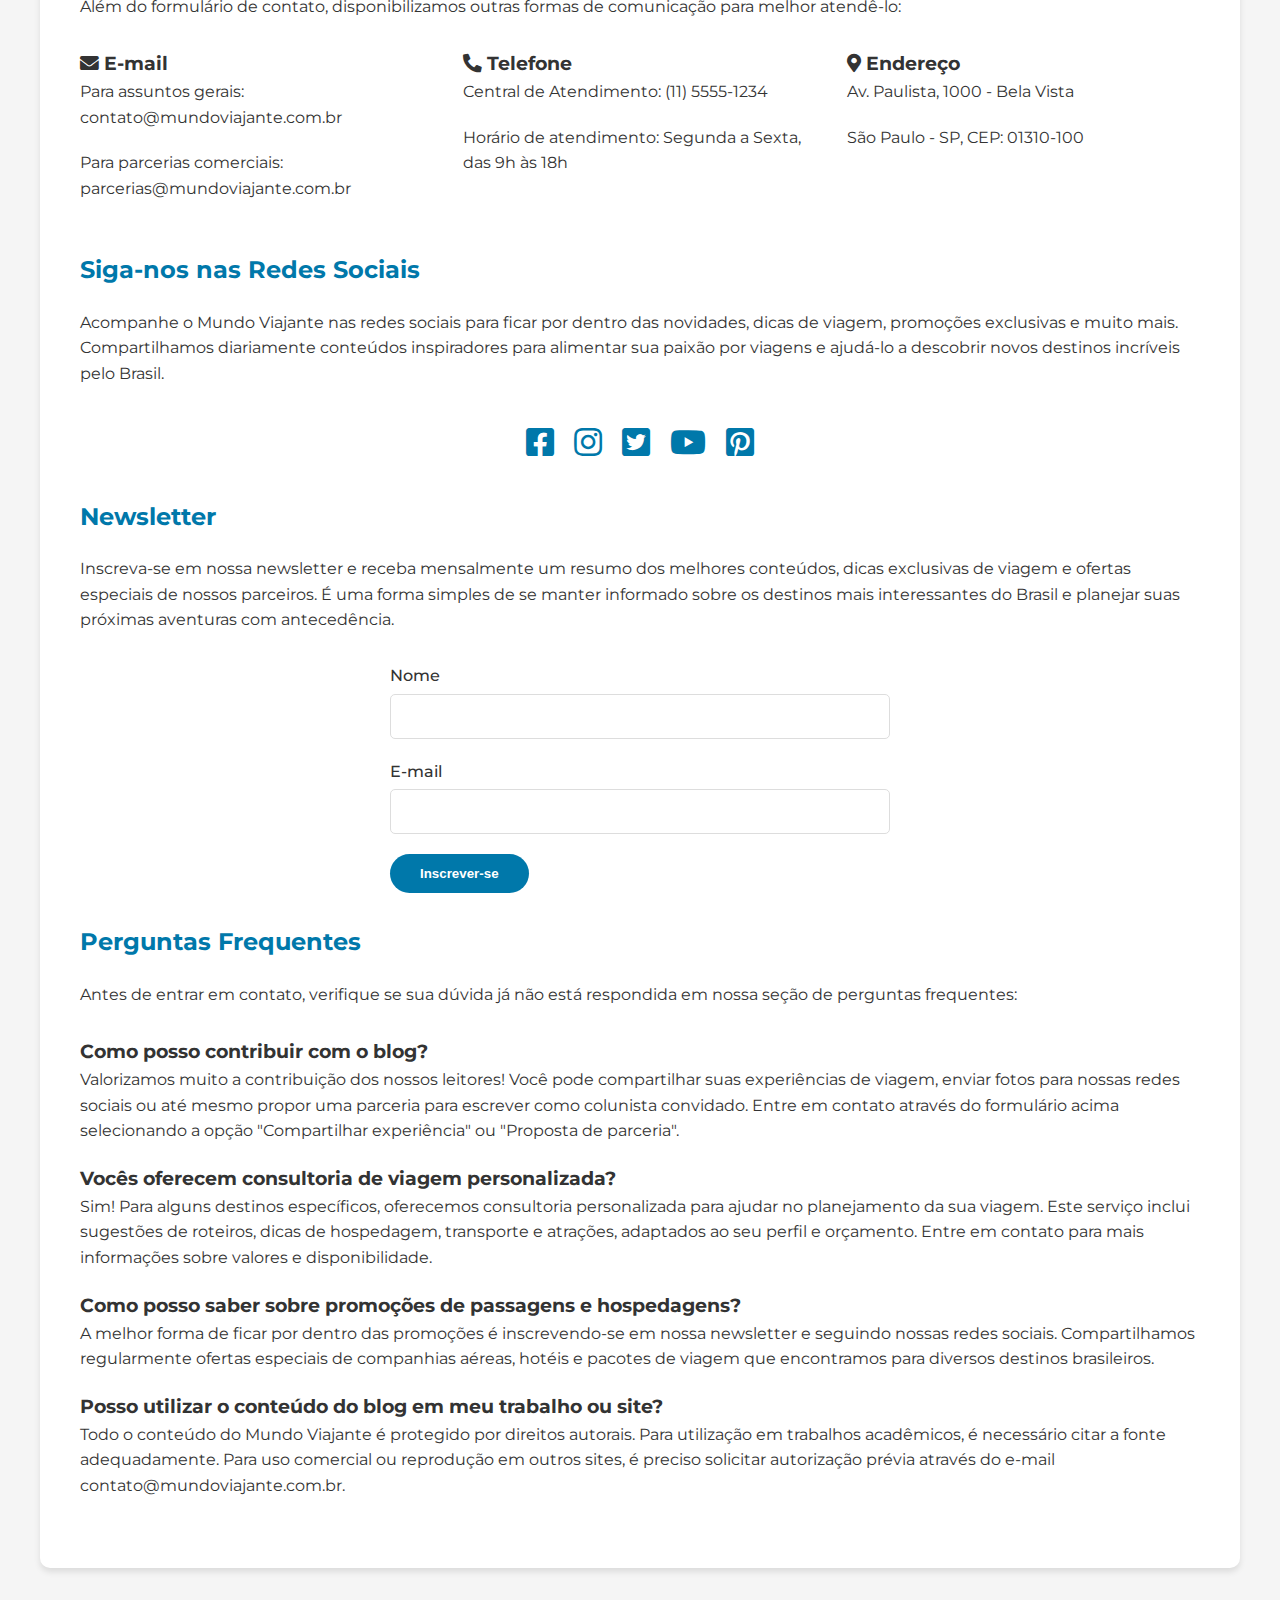
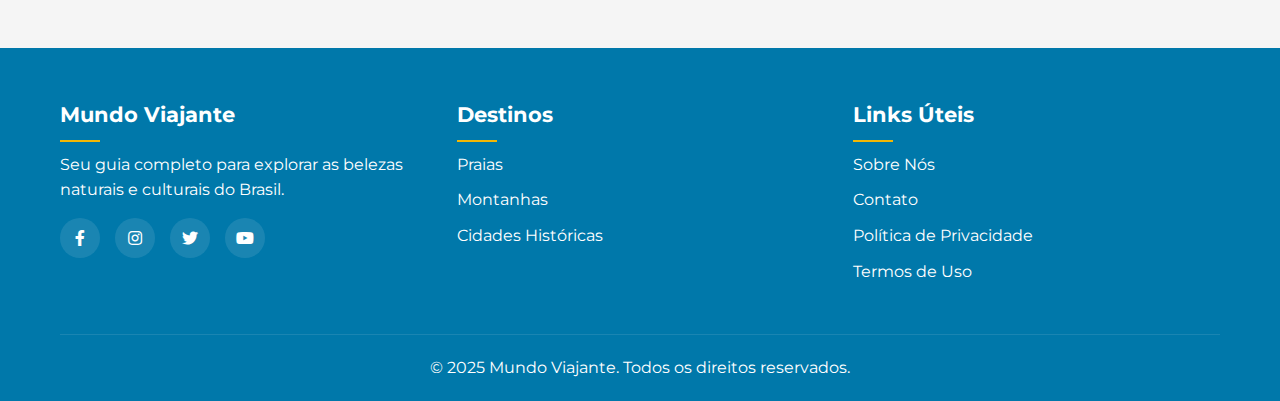
<file: contato.html>
<!DOCTYPE html>
<html lang="pt-br">
<head>
    <meta charset="UTF-8">
    <meta name="viewport" content="width=device-width, initial-scale=1.0">
    <title>Contato - Mundo Viajante</title>
    <link rel="stylesheet" href="css/style.css">
    <link href="https://fonts.googleapis.com/css2?family=Montserrat:wght@400;500;600;700&display=swap" rel="stylesheet">
    <link rel="stylesheet" href="https://cdnjs.cloudflare.com/ajax/libs/font-awesome/5.15.3/css/all.min.css">
</head>
<body>
    <!-- Header e Navegação -->
    <header>
        <div class="container header-container">
            <a href="index.html" class="logo">Mundo<span>Viajante</span></a>
            <nav>
                <ul>
                    <li><a href="index.html">Home</a></li>
                    <li><a href="praias.html">Praias</a></li>
                    <li><a href="montanhas.html">Montanhas</a></li>
                    <li><a href="cidades.html">Cidades</a></li>
                    <li><a href="contato.html" class="active">Contato</a></li>
                </ul>
            </nav>
        </div>
    </header>

    <!-- Hero Section -->
    <section class="hero" style="background-image: linear-gradient(rgba(0, 0, 0, 0.5), rgba(0, 0, 0, 0.5)), url('images/hero-bg.jpg'); height: 50vh;">
        <div class="hero-content">
            <h1>Entre em Contato</h1>
            <p>Estamos aqui para ajudar a planejar sua próxima aventura</p>
        </div>
    </section>

    <!-- Conteúdo Principal -->
    <section class="main-content">
        <div class="container content-container">
            <h2>Fale Conosco</h2>
            <p>No Mundo Viajante, valorizamos a comunicação com nossos leitores e acreditamos que o compartilhamento de experiências enriquece a jornada de todos os viajantes. Se você tem dúvidas sobre algum destino, sugestões de novos lugares para abordarmos, relatos de viagem que gostaria de compartilhar ou qualquer outro assunto relacionado às suas aventuras pelo Brasil, ficaremos felizes em ouvir.</p>
            
            <p>Nossa equipe é formada por viajantes apaixonados que percorreram diversos cantos do país e estão sempre em busca de novas experiências para compartilhar. Utilizamos nosso conhecimento e rede de contatos para fornecer informações precisas e atualizadas, ajudando você a planejar viagens memoráveis e seguras.</p>
            
            <p>Preencha o formulário abaixo e entraremos em contato o mais breve possível. Alternativamente, você pode nos encontrar nas redes sociais, onde compartilhamos dicas, promoções e inspirações diariamente.</p>

            <!-- Formulário de Contato -->
            <div class="contact-form">
                <form action="#" method="post">
                    <div class="form-group">
                        <label for="name">Nome Completo</label>
                        <input type="text" id="name" name="name" class="form-control" required>
                    </div>
                    <div class="form-group">
                        <label for="email">E-mail</label>
                        <input type="email" id="email" name="email" class="form-control" required>
                    </div>
                    <div class="form-group">
                        <label for="subject">Assunto</label>
                        <select id="subject" name="subject" class="form-control" required>
                            <option value="">Selecione um assunto</option>
                            <option value="duvida">Dúvida sobre destino</option>
                            <option value="sugestao">Sugestão de conteúdo</option>
                            <option value="parceria">Proposta de parceria</option>
                            <option value="relato">Compartilhar experiência</option>
                            <option value="outro">Outro assunto</option>
                        </select>
                    </div>
                    <div class="form-group">
                        <label for="message">Mensagem</label>
                        <textarea id="message" name="message" class="form-control" rows="6" required></textarea>
                    </div>
                    <div class="form-group">
                        <button type="submit" class="submit-btn">Enviar Mensagem</button>
                    </div>
                </form>
            </div>

            <h2>Informações Adicionais</h2>
            <p>Além do formulário de contato, disponibilizamos outras formas de comunicação para melhor atendê-lo:</p>
            
            <div style="margin: 30px 0; display: flex; flex-wrap: wrap; gap: 30px;">
                <div style="flex: 1; min-width: 250px;">
                    <h3><i class="fas fa-envelope"></i> E-mail</h3>
                    <p>Para assuntos gerais: contato@mundoviajante.com.br</p>
                    <p>Para parcerias comerciais: parcerias@mundoviajante.com.br</p>
                </div>
                <div style="flex: 1; min-width: 250px;">
                    <h3><i class="fas fa-phone-alt"></i> Telefone</h3>
                    <p>Central de Atendimento: (11) 5555-1234</p>
                    <p>Horário de atendimento: Segunda a Sexta, das 9h às 18h</p>
                </div>
                <div style="flex: 1; min-width: 250px;">
                    <h3><i class="fas fa-map-marker-alt"></i> Endereço</h3>
                    <p>Av. Paulista, 1000 - Bela Vista</p>
                    <p>São Paulo - SP, CEP: 01310-100</p>
                </div>
            </div>

            <h2>Siga-nos nas Redes Sociais</h2>
            <p>Acompanhe o Mundo Viajante nas redes sociais para ficar por dentro das novidades, dicas de viagem, promoções exclusivas e muito mais. Compartilhamos diariamente conteúdos inspiradores para alimentar sua paixão por viagens e ajudá-lo a descobrir novos destinos incríveis pelo Brasil.</p>
            
            <div style="margin: 30px 0; display: flex; justify-content: center; gap: 20px;">
                <a href="#" style="font-size: 2rem; color: var(--primary-color);"><i class="fab fa-facebook-square"></i></a>
                <a href="#" style="font-size: 2rem; color: var(--primary-color);"><i class="fab fa-instagram"></i></a>
                <a href="#" style="font-size: 2rem; color: var(--primary-color);"><i class="fab fa-twitter-square"></i></a>
                <a href="#" style="font-size: 2rem; color: var(--primary-color);"><i class="fab fa-youtube"></i></a>
                <a href="#" style="font-size: 2rem; color: var(--primary-color);"><i class="fab fa-pinterest-square"></i></a>
            </div>

            <h2>Newsletter</h2>
            <p>Inscreva-se em nossa newsletter e receba mensalmente um resumo dos melhores conteúdos, dicas exclusivas de viagem e ofertas especiais de nossos parceiros. É uma forma simples de se manter informado sobre os destinos mais interessantes do Brasil e planejar suas próximas aventuras com antecedência.</p>
            
            <div class="contact-form" style="max-width: 500px; margin: 30px auto;">
                <form action="#" method="post">
                    <div class="form-group">
                        <label for="newsletter-name">Nome</label>
                        <input type="text" id="newsletter-name" name="newsletter-name" class="form-control" required>
                    </div>
                    <div class="form-group">
                        <label for="newsletter-email">E-mail</label>
                        <input type="email" id="newsletter-email" name="newsletter-email" class="form-control" required>
                    </div>
                    <div class="form-group">
                        <button type="submit" class="submit-btn">Inscrever-se</button>
                    </div>
                </form>
            </div>

            <h2>Perguntas Frequentes</h2>
            <p>Antes de entrar em contato, verifique se sua dúvida já não está respondida em nossa seção de perguntas frequentes:</p>
            
            <div style="margin: 30px 0;">
                <h3>Como posso contribuir com o blog?</h3>
                <p>Valorizamos muito a contribuição dos nossos leitores! Você pode compartilhar suas experiências de viagem, enviar fotos para nossas redes sociais ou até mesmo propor uma parceria para escrever como colunista convidado. Entre em contato através do formulário acima selecionando a opção "Compartilhar experiência" ou "Proposta de parceria".</p>
                
                <h3>Vocês oferecem consultoria de viagem personalizada?</h3>
                <p>Sim! Para alguns destinos específicos, oferecemos consultoria personalizada para ajudar no planejamento da sua viagem. Este serviço inclui sugestões de roteiros, dicas de hospedagem, transporte e atrações, adaptados ao seu perfil e orçamento. Entre em contato para mais informações sobre valores e disponibilidade.</p>
                
                <h3>Como posso saber sobre promoções de passagens e hospedagens?</h3>
                <p>A melhor forma de ficar por dentro das promoções é inscrevendo-se em nossa newsletter e seguindo nossas redes sociais. Compartilhamos regularmente ofertas especiais de companhias aéreas, hotéis e pacotes de viagem que encontramos para diversos destinos brasileiros.</p>
                
                <h3>Posso utilizar o conteúdo do blog em meu trabalho ou site?</h3>
                <p>Todo o conteúdo do Mundo Viajante é protegido por direitos autorais. Para utilização em trabalhos acadêmicos, é necessário citar a fonte adequadamente. Para uso comercial ou reprodução em outros sites, é preciso solicitar autorização prévia através do e-mail contato@mundoviajante.com.br.</p>
            </div>
        </div>
    </section>

    <!-- Footer -->
    <footer>
        <div class="container">
            <div class="footer-container">
                <div class="footer-col">
                    <h3>Mundo Viajante</h3>
                    <p>Seu guia completo para explorar as belezas naturais e culturais do Brasil.</p>
                    <div class="social-links">
                        <a href="#"><i class="fab fa-facebook-f"></i></a>
                        <a href="#"><i class="fab fa-instagram"></i></a>
                        <a href="#"><i class="fab fa-twitter"></i></a>
                        <a href="#"><i class="fab fa-youtube"></i></a>
                    </div>
                </div>
                <div class="footer-col">
                    <h3>Destinos</h3>
                    <ul class="footer-links">
                        <li><a href="praias.html">Praias</a></li>
                        <li><a href="montanhas.html">Montanhas</a></li>
                        <li><a href="cidades.html">Cidades Históricas</a></li>
                    </ul>
                </div>
                <div class="footer-col">
                    <h3>Links Úteis</h3>
                    <ul class="footer-links">
                        <li><a href="#">Sobre Nós</a></li>
                        <li><a href="contato.html">Contato</a></li>
                        <li><a href="#">Política de Privacidade</a></li>
                        <li><a href="#">Termos de Uso</a></li>
                    </ul>
                </div>
            </div>
            <div class="copyright">
                <p>&copy; 2025 Mundo Viajante. Todos os direitos reservados.</p>
            </div>
        </div>
    </footer>

    <script src="js/script.js"></script>
</body>
</html>
</file>
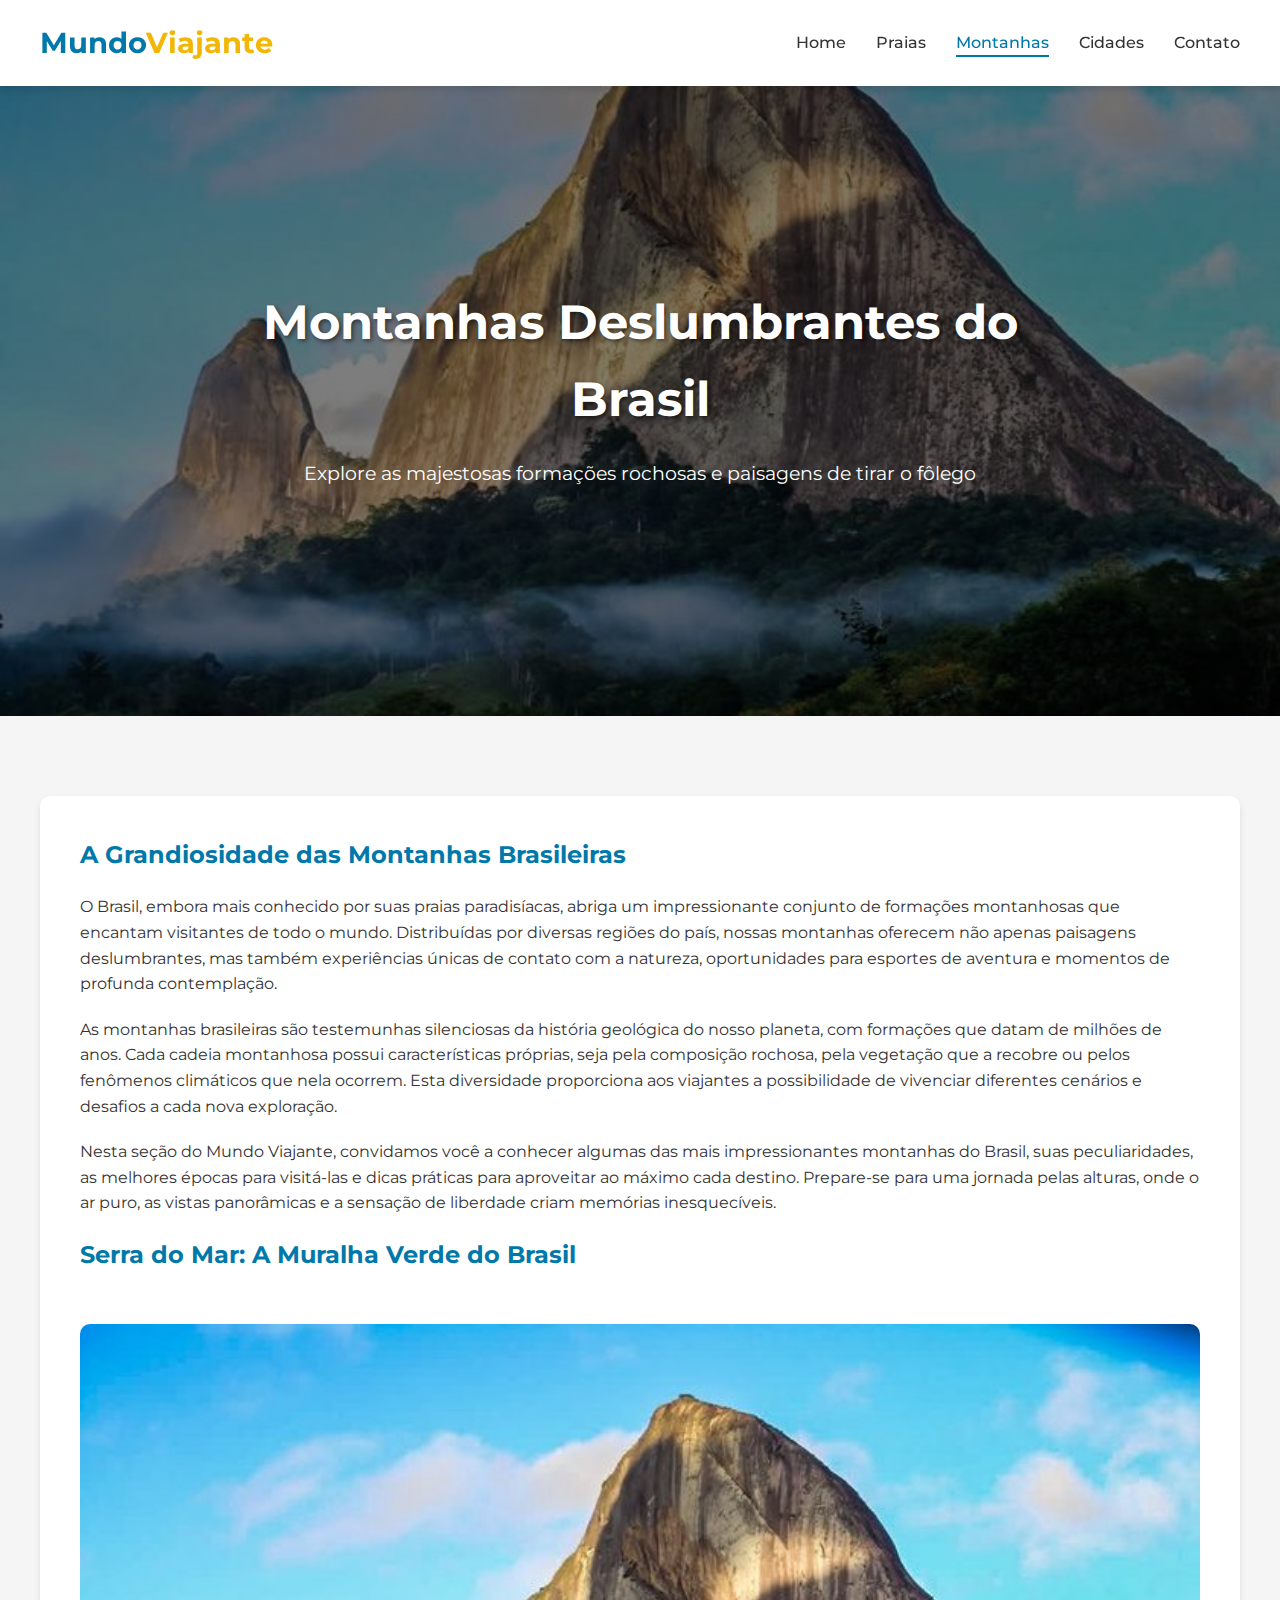
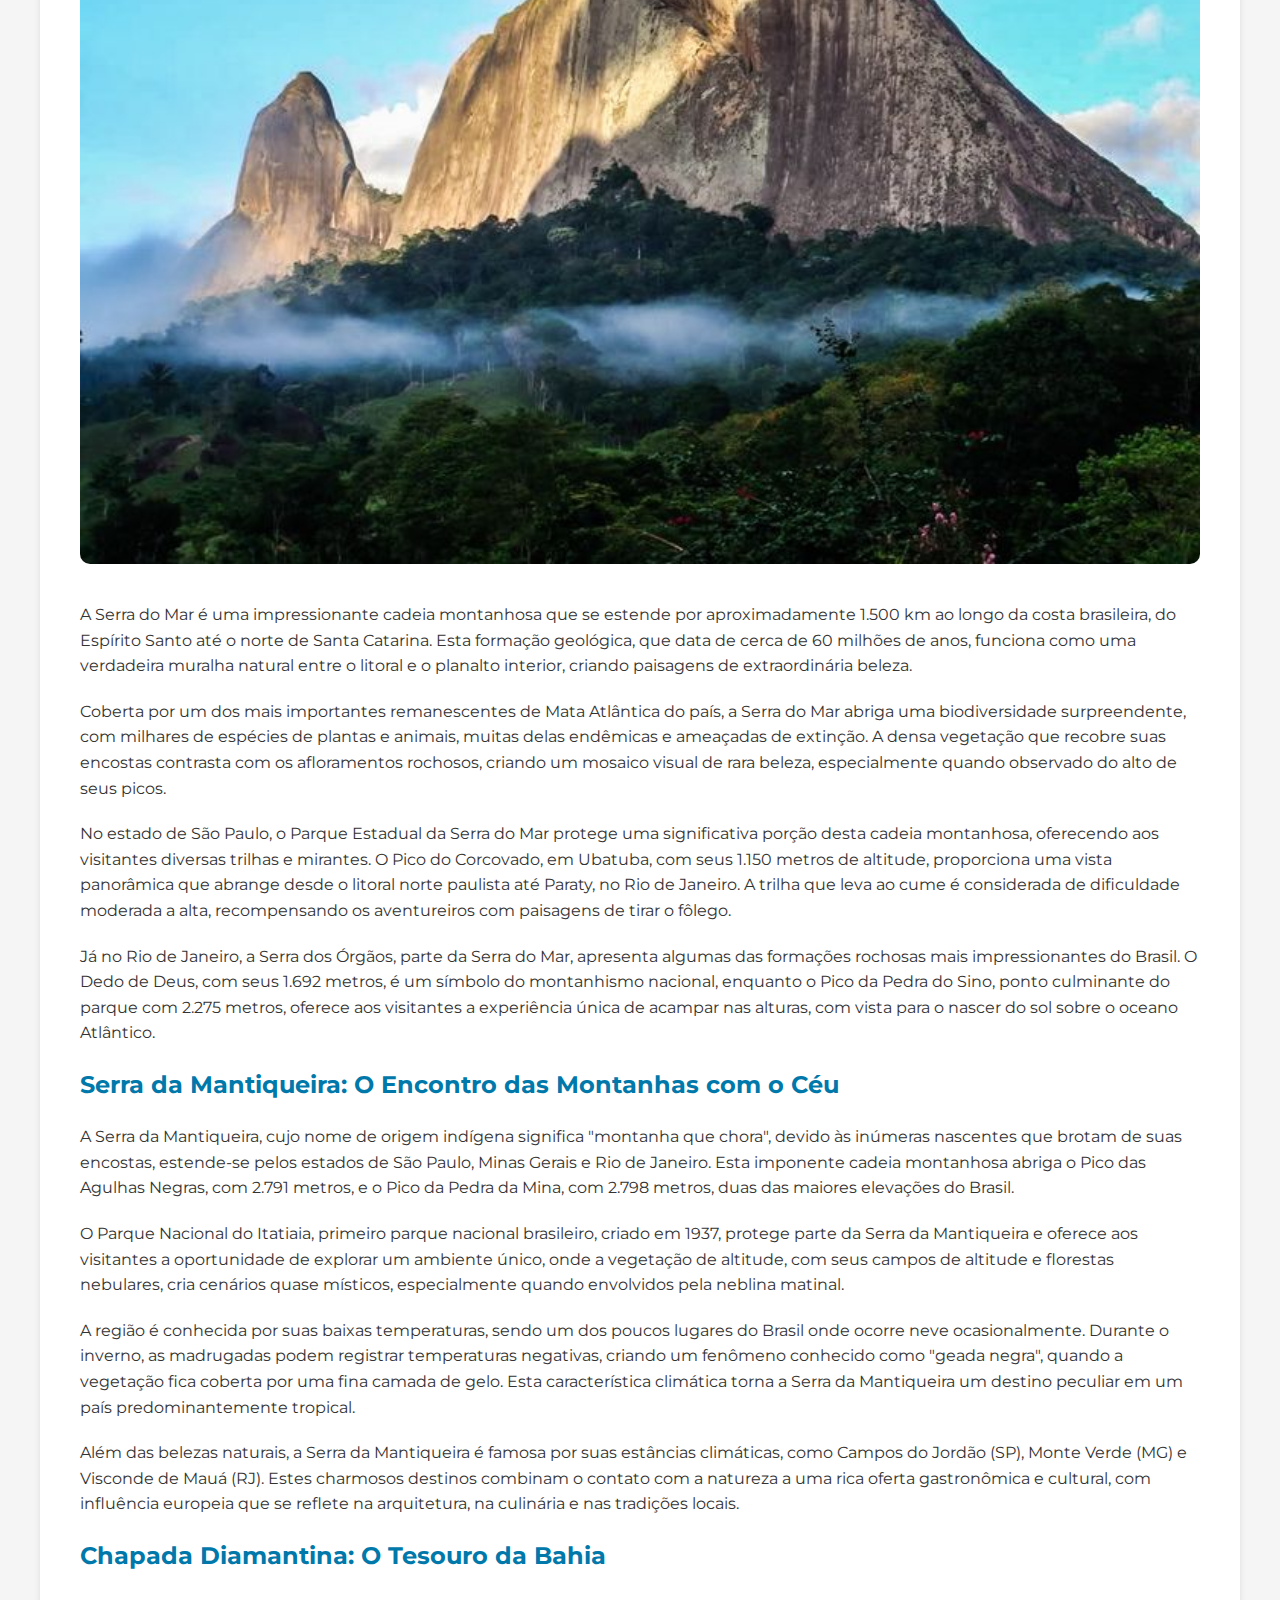
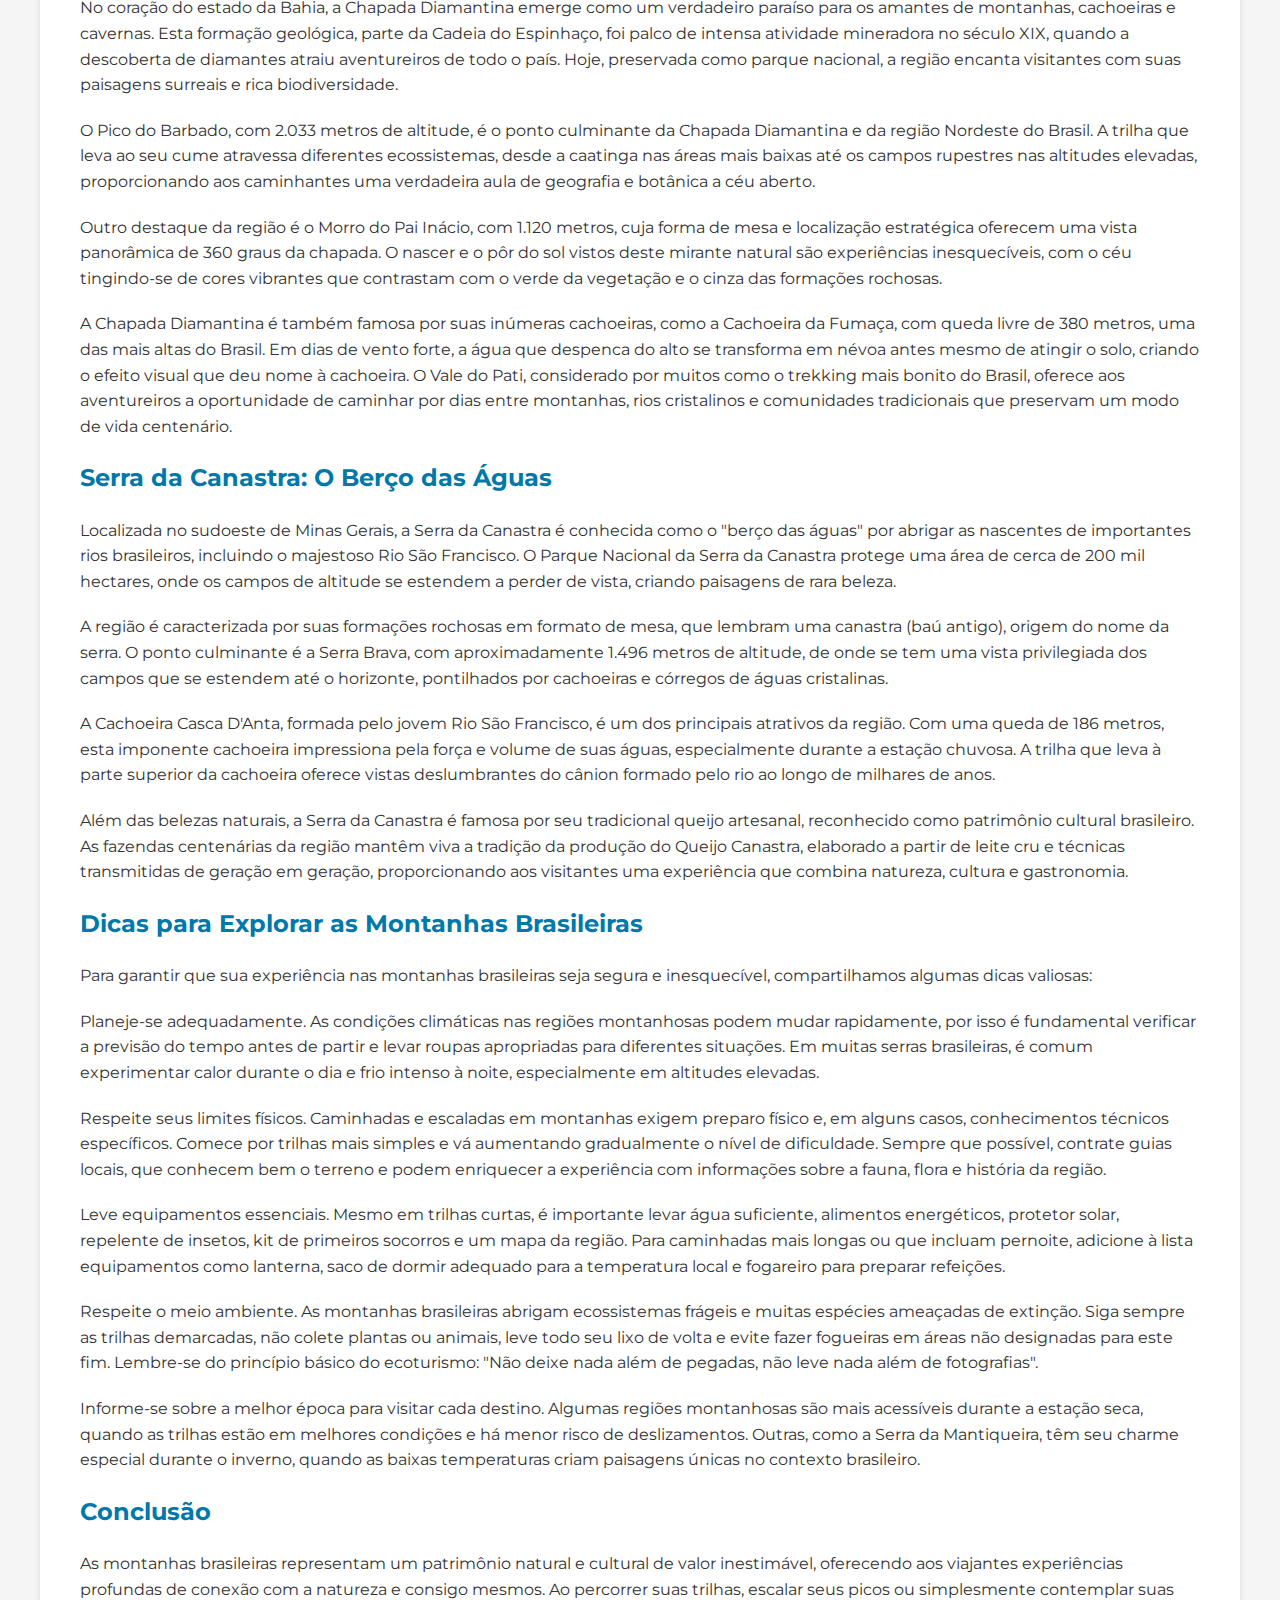
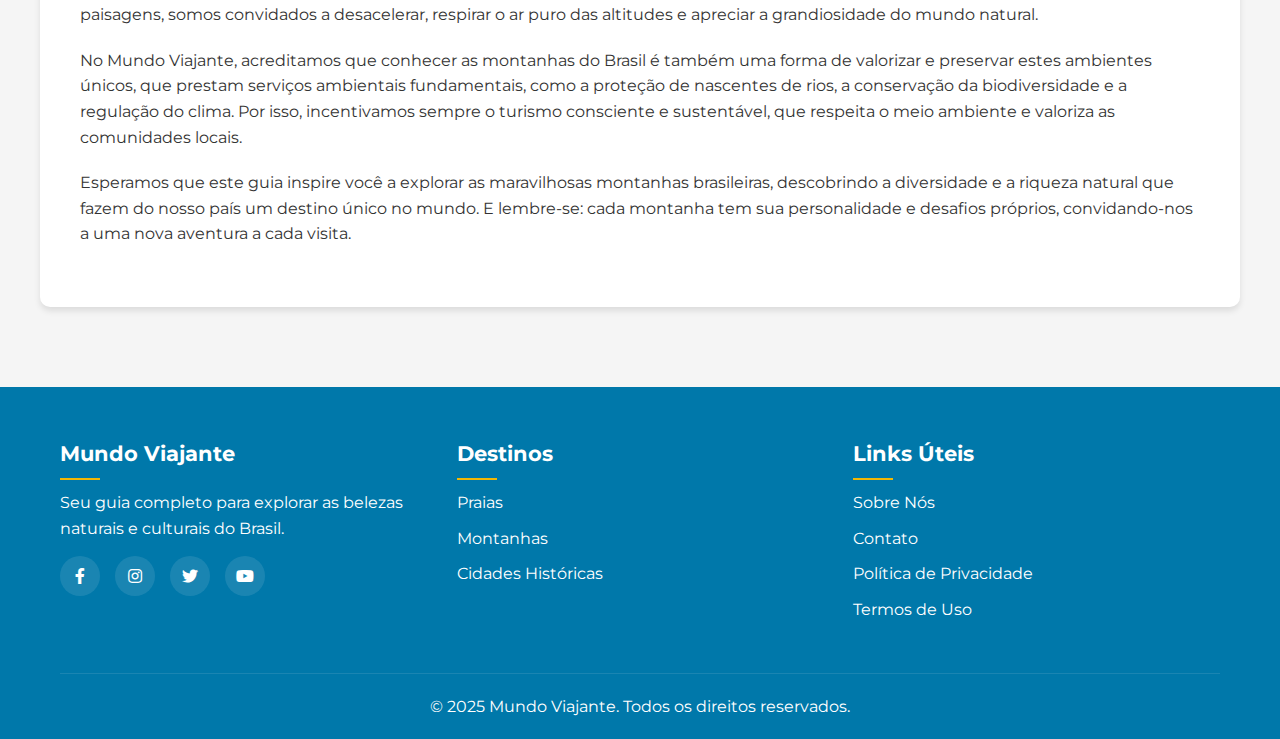
<file: montanhas.html>
<!DOCTYPE html>
<html lang="pt-br">
<head>
    <meta charset="UTF-8">
    <meta name="viewport" content="width=device-width, initial-scale=1.0">
    <title>Montanhas Deslumbrantes - Mundo Viajante</title>
    <link rel="stylesheet" href="css/style.css">
    <link href="https://fonts.googleapis.com/css2?family=Montserrat:wght@400;500;600;700&display=swap" rel="stylesheet">
    <link rel="stylesheet" href="https://cdnjs.cloudflare.com/ajax/libs/font-awesome/5.15.3/css/all.min.css">
</head>
<body>
    <!-- Header e Navegação -->
    <header>
        <div class="container header-container">
            <a href="index.html" class="logo">Mundo<span>Viajante</span></a>
            <nav>
                <ul>
                    <li><a href="index.html">Home</a></li>
                    <li><a href="praias.html">Praias</a></li>
                    <li><a href="montanhas.html" class="active">Montanhas</a></li>
                    <li><a href="cidades.html">Cidades</a></li>
                    <li><a href="contato.html">Contato</a></li>
                </ul>
            </nav>
        </div>
    </header>

    <!-- Hero Section -->
    <section class="hero" style="background-image: linear-gradient(rgba(0, 0, 0, 0.5), rgba(0, 0, 0, 0.5)), url('images/montanhas.jpg');">
        <div class="hero-content">
            <h1>Montanhas Deslumbrantes do Brasil</h1>
            <p>Explore as majestosas formações rochosas e paisagens de tirar o fôlego</p>
        </div>
    </section>

    <!-- Conteúdo Principal -->
    <section class="main-content">
        <div class="container content-container">
            <h2>A Grandiosidade das Montanhas Brasileiras</h2>
            <p>O Brasil, embora mais conhecido por suas praias paradisíacas, abriga um impressionante conjunto de formações montanhosas que encantam visitantes de todo o mundo. Distribuídas por diversas regiões do país, nossas montanhas oferecem não apenas paisagens deslumbrantes, mas também experiências únicas de contato com a natureza, oportunidades para esportes de aventura e momentos de profunda contemplação.</p>
            
            <p>As montanhas brasileiras são testemunhas silenciosas da história geológica do nosso planeta, com formações que datam de milhões de anos. Cada cadeia montanhosa possui características próprias, seja pela composição rochosa, pela vegetação que a recobre ou pelos fenômenos climáticos que nela ocorrem. Esta diversidade proporciona aos viajantes a possibilidade de vivenciar diferentes cenários e desafios a cada nova exploração.</p>
            
            <p>Nesta seção do Mundo Viajante, convidamos você a conhecer algumas das mais impressionantes montanhas do Brasil, suas peculiaridades, as melhores épocas para visitá-las e dicas práticas para aproveitar ao máximo cada destino. Prepare-se para uma jornada pelas alturas, onde o ar puro, as vistas panorâmicas e a sensação de liberdade criam memórias inesquecíveis.</p>

            <h2>Serra do Mar: A Muralha Verde do Brasil</h2>
            <img src="images/montanhas.jpg" alt="Montanhas da Serra do Mar" class="content-img">
            <p>A Serra do Mar é uma impressionante cadeia montanhosa que se estende por aproximadamente 1.500 km ao longo da costa brasileira, do Espírito Santo até o norte de Santa Catarina. Esta formação geológica, que data de cerca de 60 milhões de anos, funciona como uma verdadeira muralha natural entre o litoral e o planalto interior, criando paisagens de extraordinária beleza.</p>
            
            <p>Coberta por um dos mais importantes remanescentes de Mata Atlântica do país, a Serra do Mar abriga uma biodiversidade surpreendente, com milhares de espécies de plantas e animais, muitas delas endêmicas e ameaçadas de extinção. A densa vegetação que recobre suas encostas contrasta com os afloramentos rochosos, criando um mosaico visual de rara beleza, especialmente quando observado do alto de seus picos.</p>
            
            <p>No estado de São Paulo, o Parque Estadual da Serra do Mar protege uma significativa porção desta cadeia montanhosa, oferecendo aos visitantes diversas trilhas e mirantes. O Pico do Corcovado, em Ubatuba, com seus 1.150 metros de altitude, proporciona uma vista panorâmica que abrange desde o litoral norte paulista até Paraty, no Rio de Janeiro. A trilha que leva ao cume é considerada de dificuldade moderada a alta, recompensando os aventureiros com paisagens de tirar o fôlego.</p>
            
            <p>Já no Rio de Janeiro, a Serra dos Órgãos, parte da Serra do Mar, apresenta algumas das formações rochosas mais impressionantes do Brasil. O Dedo de Deus, com seus 1.692 metros, é um símbolo do montanhismo nacional, enquanto o Pico da Pedra do Sino, ponto culminante do parque com 2.275 metros, oferece aos visitantes a experiência única de acampar nas alturas, com vista para o nascer do sol sobre o oceano Atlântico.</p>

            <h2>Serra da Mantiqueira: O Encontro das Montanhas com o Céu</h2>
            <p>A Serra da Mantiqueira, cujo nome de origem indígena significa "montanha que chora", devido às inúmeras nascentes que brotam de suas encostas, estende-se pelos estados de São Paulo, Minas Gerais e Rio de Janeiro. Esta imponente cadeia montanhosa abriga o Pico das Agulhas Negras, com 2.791 metros, e o Pico da Pedra da Mina, com 2.798 metros, duas das maiores elevações do Brasil.</p>
            
            <p>O Parque Nacional do Itatiaia, primeiro parque nacional brasileiro, criado em 1937, protege parte da Serra da Mantiqueira e oferece aos visitantes a oportunidade de explorar um ambiente único, onde a vegetação de altitude, com seus campos de altitude e florestas nebulares, cria cenários quase místicos, especialmente quando envolvidos pela neblina matinal.</p>
            
            <p>A região é conhecida por suas baixas temperaturas, sendo um dos poucos lugares do Brasil onde ocorre neve ocasionalmente. Durante o inverno, as madrugadas podem registrar temperaturas negativas, criando um fenômeno conhecido como "geada negra", quando a vegetação fica coberta por uma fina camada de gelo. Esta característica climática torna a Serra da Mantiqueira um destino peculiar em um país predominantemente tropical.</p>
            
            <p>Além das belezas naturais, a Serra da Mantiqueira é famosa por suas estâncias climáticas, como Campos do Jordão (SP), Monte Verde (MG) e Visconde de Mauá (RJ). Estes charmosos destinos combinam o contato com a natureza a uma rica oferta gastronômica e cultural, com influência europeia que se reflete na arquitetura, na culinária e nas tradições locais.</p>

            <h2>Chapada Diamantina: O Tesouro da Bahia</h2>
            <p>No coração do estado da Bahia, a Chapada Diamantina emerge como um verdadeiro paraíso para os amantes de montanhas, cachoeiras e cavernas. Esta formação geológica, parte da Cadeia do Espinhaço, foi palco de intensa atividade mineradora no século XIX, quando a descoberta de diamantes atraiu aventureiros de todo o país. Hoje, preservada como parque nacional, a região encanta visitantes com suas paisagens surreais e rica biodiversidade.</p>
            
            <p>O Pico do Barbado, com 2.033 metros de altitude, é o ponto culminante da Chapada Diamantina e da região Nordeste do Brasil. A trilha que leva ao seu cume atravessa diferentes ecossistemas, desde a caatinga nas áreas mais baixas até os campos rupestres nas altitudes elevadas, proporcionando aos caminhantes uma verdadeira aula de geografia e botânica a céu aberto.</p>
            
            <p>Outro destaque da região é o Morro do Pai Inácio, com 1.120 metros, cuja forma de mesa e localização estratégica oferecem uma vista panorâmica de 360 graus da chapada. O nascer e o pôr do sol vistos deste mirante natural são experiências inesquecíveis, com o céu tingindo-se de cores vibrantes que contrastam com o verde da vegetação e o cinza das formações rochosas.</p>
            
            <p>A Chapada Diamantina é também famosa por suas inúmeras cachoeiras, como a Cachoeira da Fumaça, com queda livre de 380 metros, uma das mais altas do Brasil. Em dias de vento forte, a água que despenca do alto se transforma em névoa antes mesmo de atingir o solo, criando o efeito visual que deu nome à cachoeira. O Vale do Pati, considerado por muitos como o trekking mais bonito do Brasil, oferece aos aventureiros a oportunidade de caminhar por dias entre montanhas, rios cristalinos e comunidades tradicionais que preservam um modo de vida centenário.</p>

            <h2>Serra da Canastra: O Berço das Águas</h2>
            <p>Localizada no sudoeste de Minas Gerais, a Serra da Canastra é conhecida como o "berço das águas" por abrigar as nascentes de importantes rios brasileiros, incluindo o majestoso Rio São Francisco. O Parque Nacional da Serra da Canastra protege uma área de cerca de 200 mil hectares, onde os campos de altitude se estendem a perder de vista, criando paisagens de rara beleza.</p>
            
            <p>A região é caracterizada por suas formações rochosas em formato de mesa, que lembram uma canastra (baú antigo), origem do nome da serra. O ponto culminante é a Serra Brava, com aproximadamente 1.496 metros de altitude, de onde se tem uma vista privilegiada dos campos que se estendem até o horizonte, pontilhados por cachoeiras e córregos de águas cristalinas.</p>
            
            <p>A Cachoeira Casca D'Anta, formada pelo jovem Rio São Francisco, é um dos principais atrativos da região. Com uma queda de 186 metros, esta imponente cachoeira impressiona pela força e volume de suas águas, especialmente durante a estação chuvosa. A trilha que leva à parte superior da cachoeira oferece vistas deslumbrantes do cânion formado pelo rio ao longo de milhares de anos.</p>
            
            <p>Além das belezas naturais, a Serra da Canastra é famosa por seu tradicional queijo artesanal, reconhecido como patrimônio cultural brasileiro. As fazendas centenárias da região mantêm viva a tradição da produção do Queijo Canastra, elaborado a partir de leite cru e técnicas transmitidas de geração em geração, proporcionando aos visitantes uma experiência que combina natureza, cultura e gastronomia.</p>

            <h2>Dicas para Explorar as Montanhas Brasileiras</h2>
            <p>Para garantir que sua experiência nas montanhas brasileiras seja segura e inesquecível, compartilhamos algumas dicas valiosas:</p>
            
            <p>Planeje-se adequadamente. As condições climáticas nas regiões montanhosas podem mudar rapidamente, por isso é fundamental verificar a previsão do tempo antes de partir e levar roupas apropriadas para diferentes situações. Em muitas serras brasileiras, é comum experimentar calor durante o dia e frio intenso à noite, especialmente em altitudes elevadas.</p>
            
            <p>Respeite seus limites físicos. Caminhadas e escaladas em montanhas exigem preparo físico e, em alguns casos, conhecimentos técnicos específicos. Comece por trilhas mais simples e vá aumentando gradualmente o nível de dificuldade. Sempre que possível, contrate guias locais, que conhecem bem o terreno e podem enriquecer a experiência com informações sobre a fauna, flora e história da região.</p>
            
            <p>Leve equipamentos essenciais. Mesmo em trilhas curtas, é importante levar água suficiente, alimentos energéticos, protetor solar, repelente de insetos, kit de primeiros socorros e um mapa da região. Para caminhadas mais longas ou que incluam pernoite, adicione à lista equipamentos como lanterna, saco de dormir adequado para a temperatura local e fogareiro para preparar refeições.</p>
            
            <p>Respeite o meio ambiente. As montanhas brasileiras abrigam ecossistemas frágeis e muitas espécies ameaçadas de extinção. Siga sempre as trilhas demarcadas, não colete plantas ou animais, leve todo seu lixo de volta e evite fazer fogueiras em áreas não designadas para este fim. Lembre-se do princípio básico do ecoturismo: "Não deixe nada além de pegadas, não leve nada além de fotografias".</p>
            
            <p>Informe-se sobre a melhor época para visitar cada destino. Algumas regiões montanhosas são mais acessíveis durante a estação seca, quando as trilhas estão em melhores condições e há menor risco de deslizamentos. Outras, como a Serra da Mantiqueira, têm seu charme especial durante o inverno, quando as baixas temperaturas criam paisagens únicas no contexto brasileiro.</p>

            <h2>Conclusão</h2>
            <p>As montanhas brasileiras representam um patrimônio natural e cultural de valor inestimável, oferecendo aos viajantes experiências profundas de conexão com a natureza e consigo mesmos. Ao percorrer suas trilhas, escalar seus picos ou simplesmente contemplar suas paisagens, somos convidados a desacelerar, respirar o ar puro das altitudes e apreciar a grandiosidade do mundo natural.</p>
            
            <p>No Mundo Viajante, acreditamos que conhecer as montanhas do Brasil é também uma forma de valorizar e preservar estes ambientes únicos, que prestam serviços ambientais fundamentais, como a proteção de nascentes de rios, a conservação da biodiversidade e a regulação do clima. Por isso, incentivamos sempre o turismo consciente e sustentável, que respeita o meio ambiente e valoriza as comunidades locais.</p>
            
            <p>Esperamos que este guia inspire você a explorar as maravilhosas montanhas brasileiras, descobrindo a diversidade e a riqueza natural que fazem do nosso país um destino único no mundo. E lembre-se: cada montanha tem sua personalidade e desafios próprios, convidando-nos a uma nova aventura a cada visita.</p>
        </div>
    </section>

    <!-- Footer -->
    <footer>
        <div class="container">
            <div class="footer-container">
                <div class="footer-col">
                    <h3>Mundo Viajante</h3>
                    <p>Seu guia completo para explorar as belezas naturais e culturais do Brasil.</p>
                    <div class="social-links">
                        <a href="#"><i class="fab fa-facebook-f"></i></a>
                        <a href="#"><i class="fab fa-instagram"></i></a>
                        <a href="#"><i class="fab fa-twitter"></i></a>
                        <a href="#"><i class="fab fa-youtube"></i></a>
                    </div>
                </div>
                <div class="footer-col">
                    <h3>Destinos</h3>
                    <ul class="footer-links">
                        <li><a href="praias.html">Praias</a></li>
                        <li><a href="montanhas.html">Montanhas</a></li>
                        <li><a href="cidades.html">Cidades Históricas</a></li>
                    </ul>
                </div>
                <div class="footer-col">
                    <h3>Links Úteis</h3>
                    <ul class="footer-links">
                        <li><a href="#">Sobre Nós</a></li>
                        <li><a href="contato.html">Contato</a></li>
                        <li><a href="#">Política de Privacidade</a></li>
                        <li><a href="#">Termos de Uso</a></li>
                    </ul>
                </div>
            </div>
            <div class="copyright">
                <p>&copy; 2025 Mundo Viajante. Todos os direitos reservados.</p>
            </div>
        </div>
    </footer>

    <script src="js/script.js"></script>
</body>
</html>
</file>
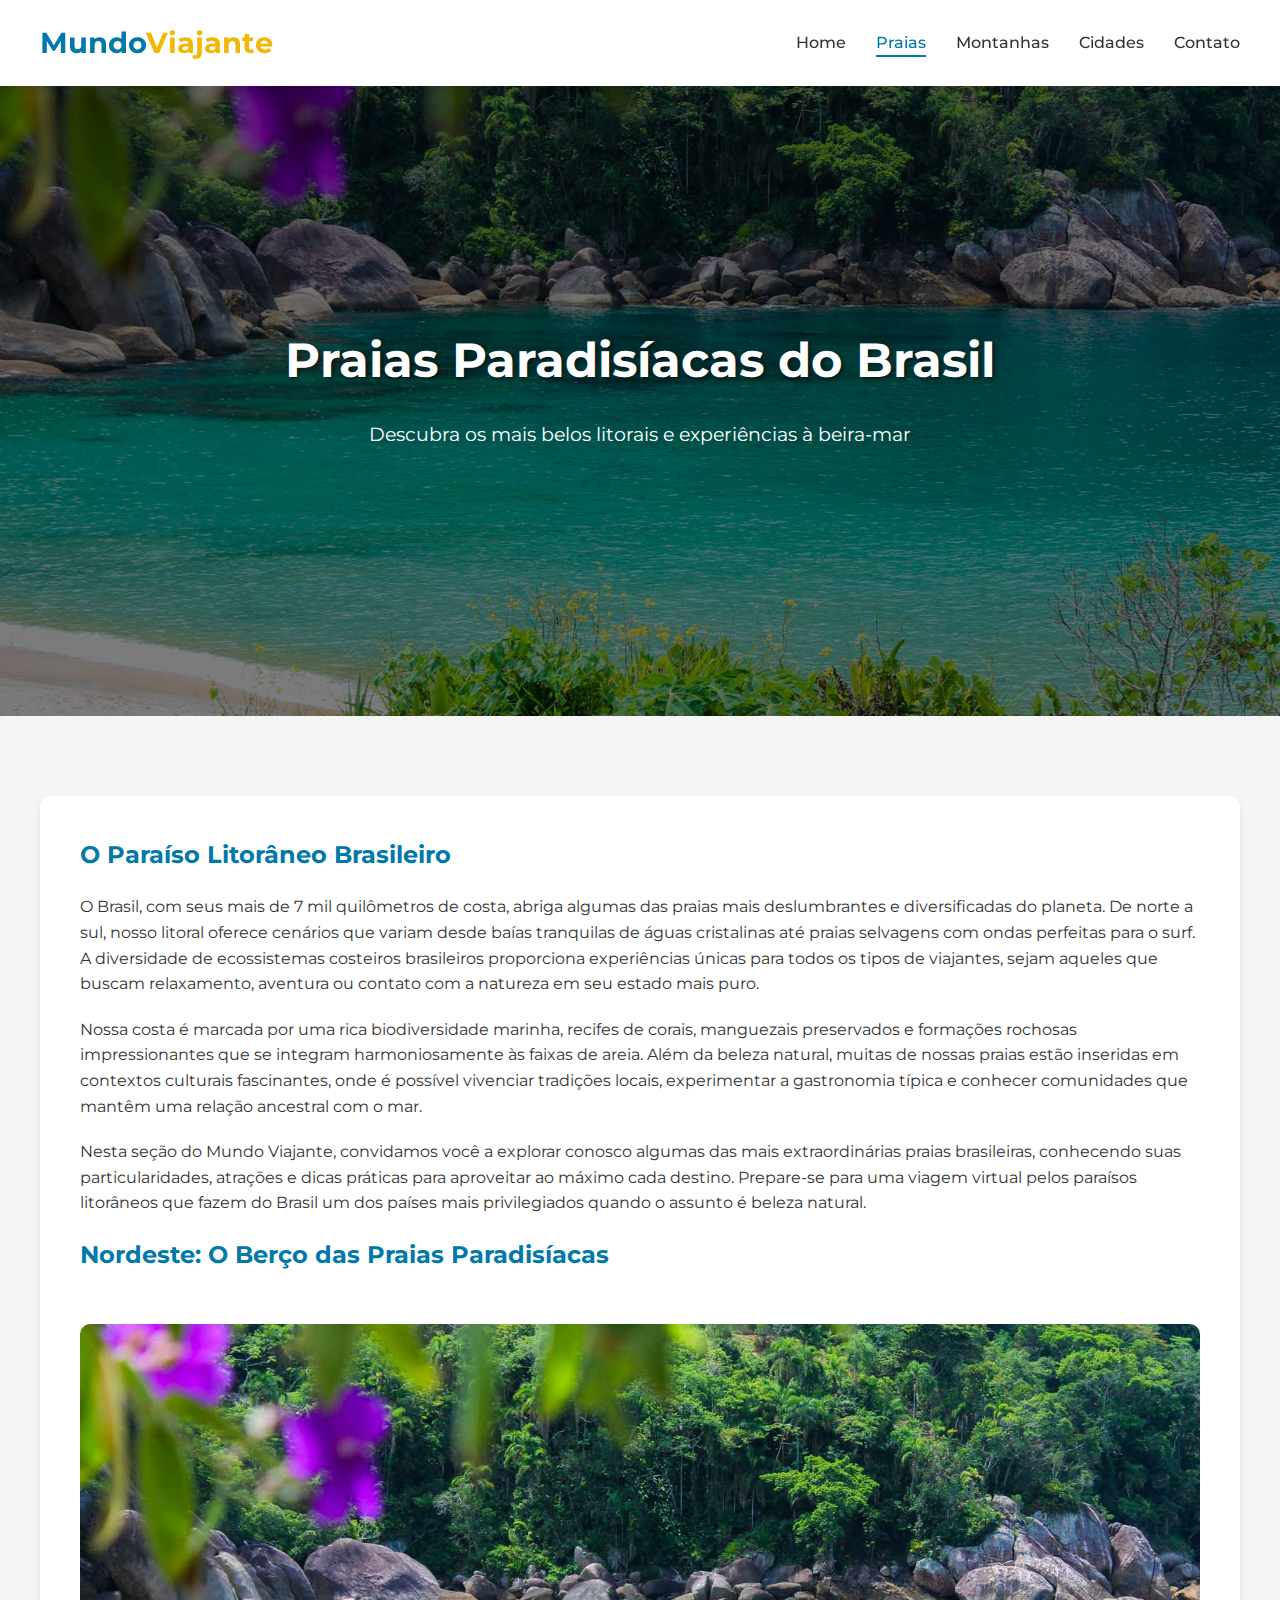
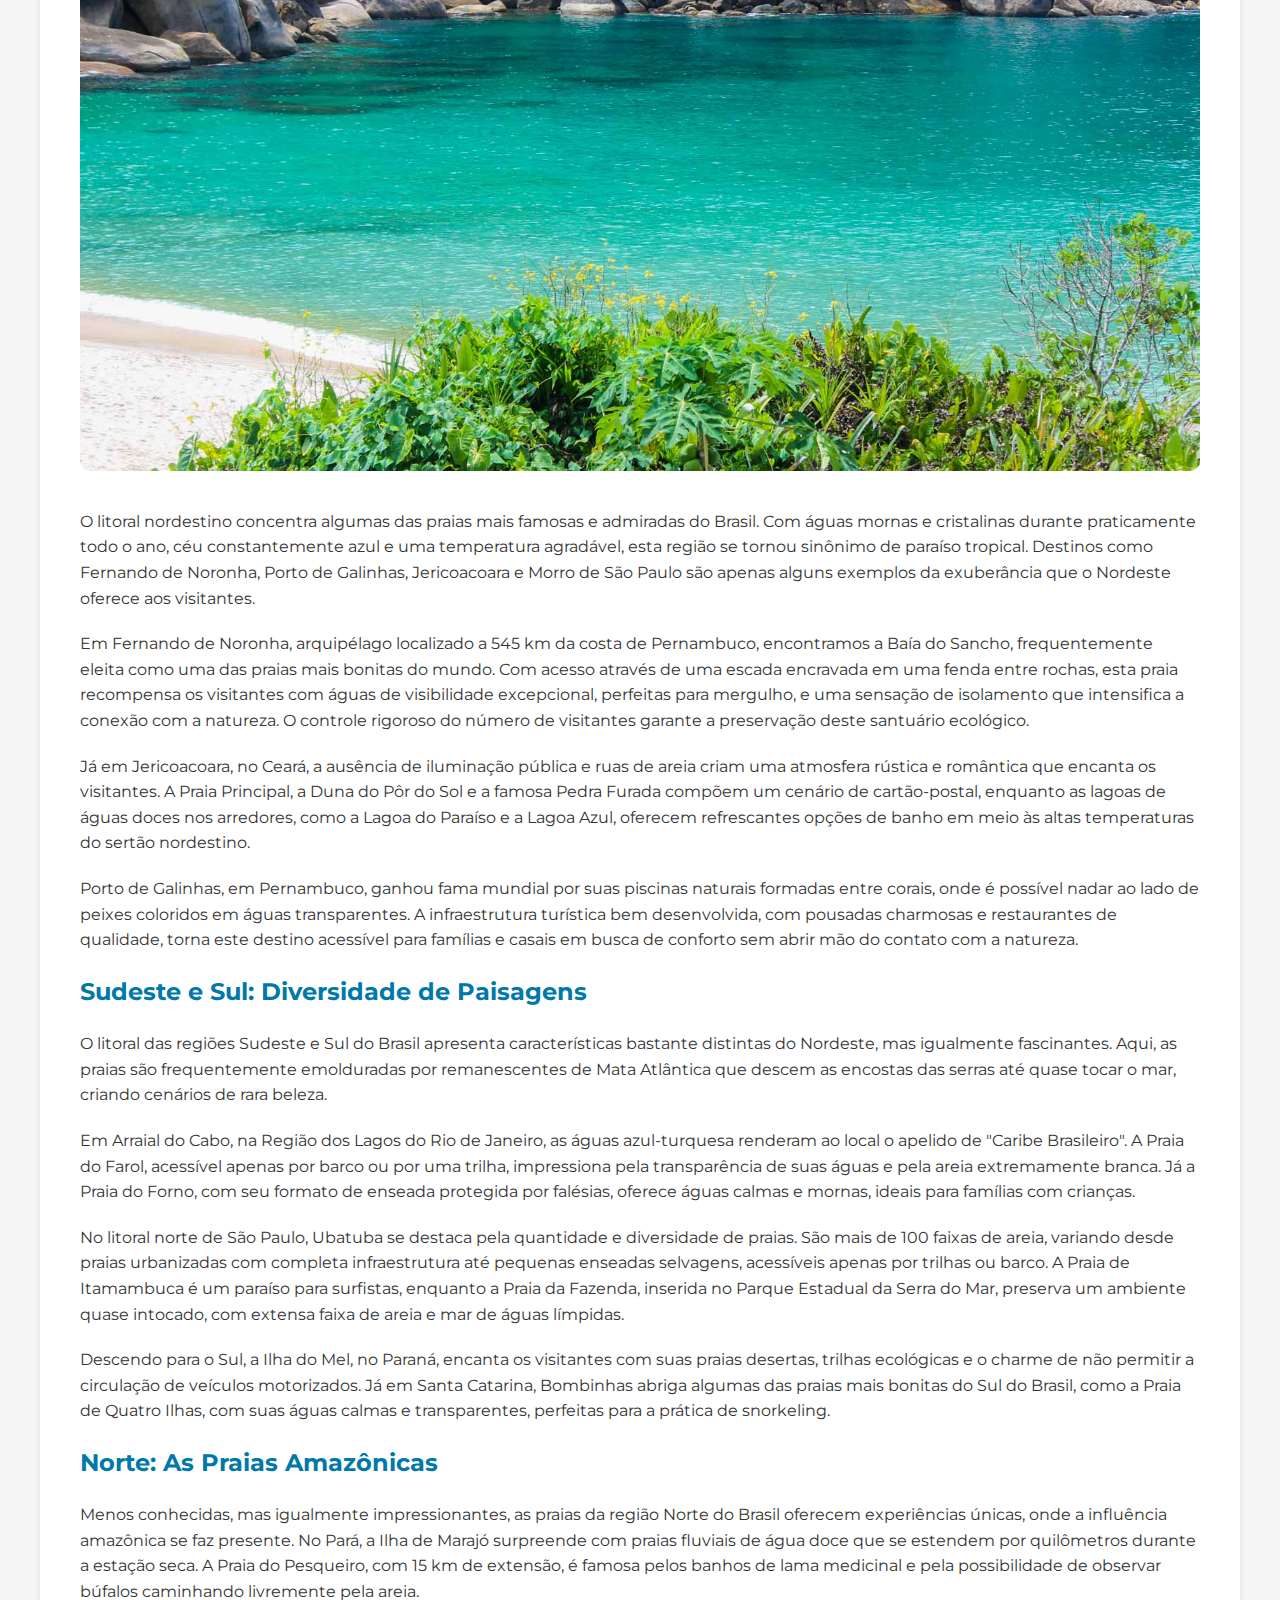
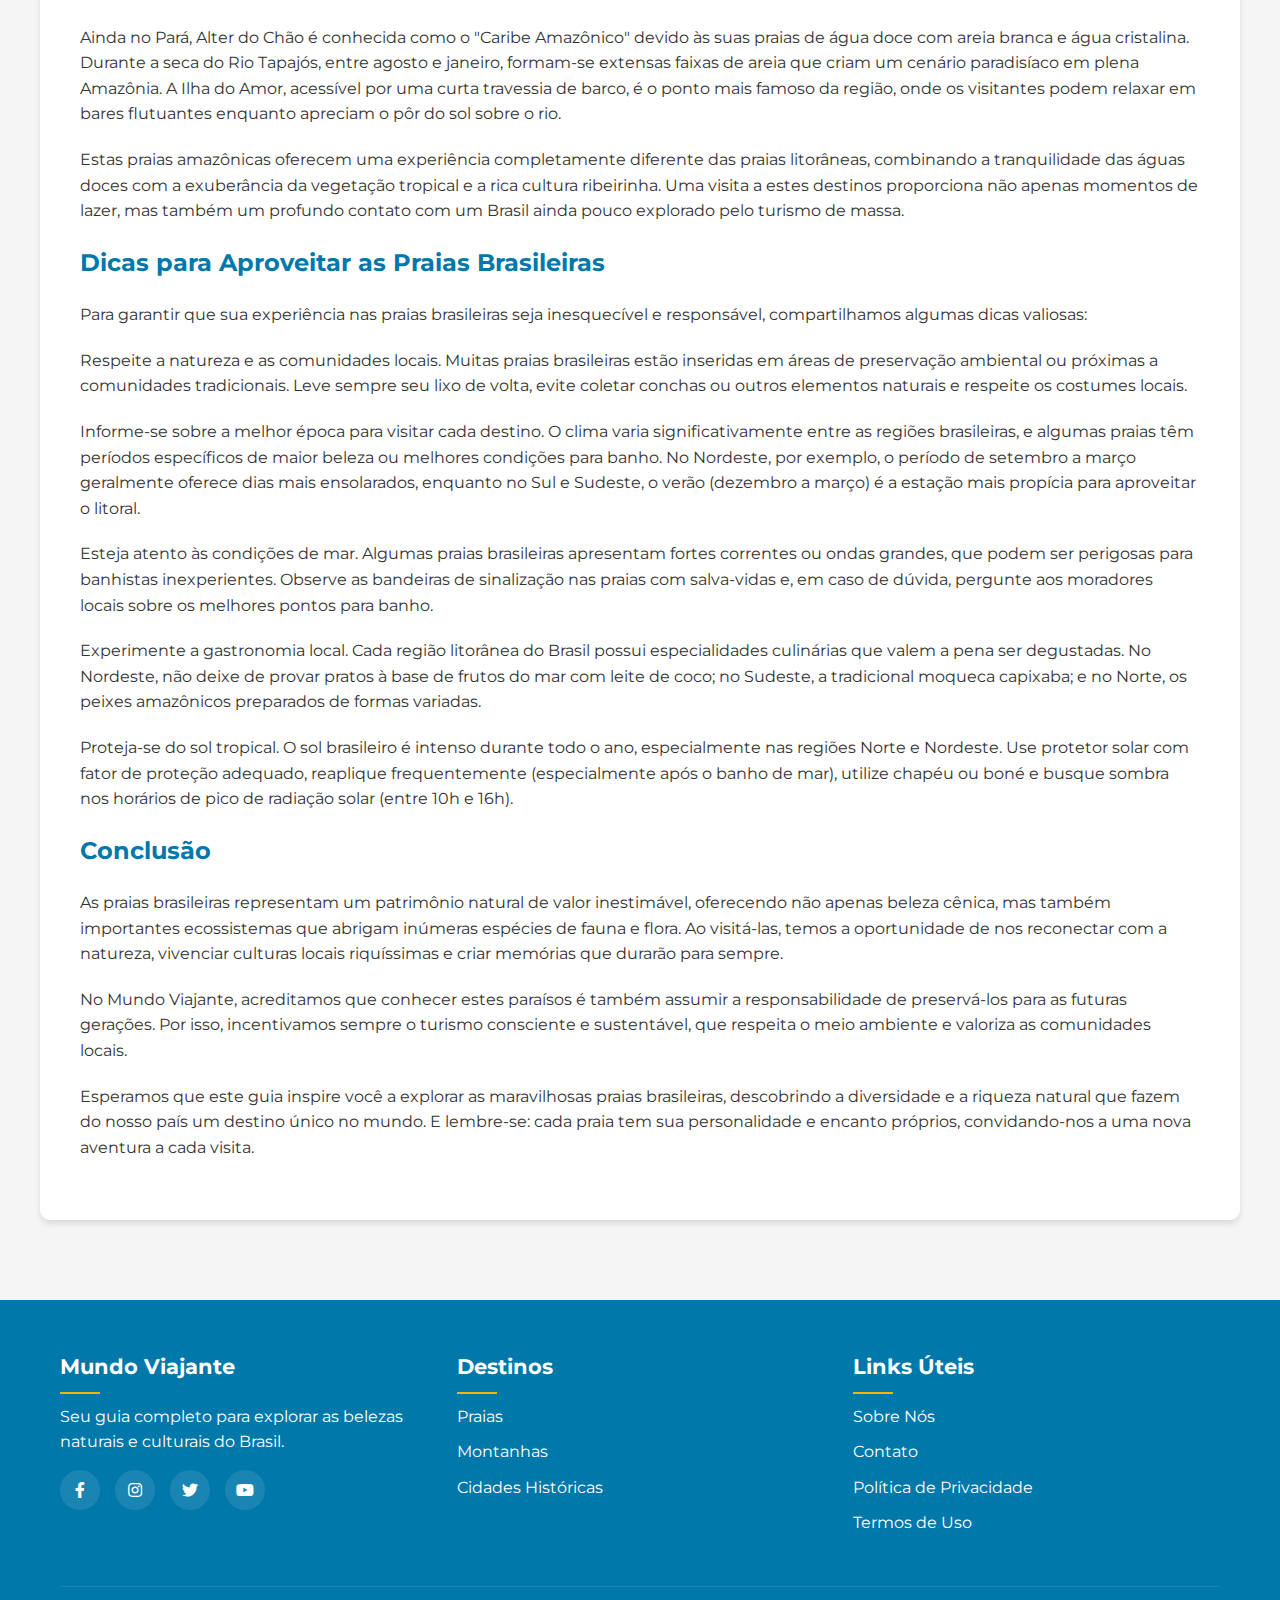
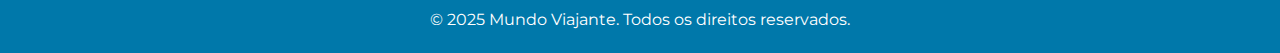
<file: praias.html>
<!DOCTYPE html>
<html lang="pt-br">
<head>
    <meta charset="UTF-8">
    <meta name="viewport" content="width=device-width, initial-scale=1.0">
    <title>Praias Paradisíacas - Mundo Viajante</title>
    <link rel="stylesheet" href="css/style.css">
    <link href="https://fonts.googleapis.com/css2?family=Montserrat:wght@400;500;600;700&display=swap" rel="stylesheet">
    <link rel="stylesheet" href="https://cdnjs.cloudflare.com/ajax/libs/font-awesome/5.15.3/css/all.min.css">
</head>
<body>
    <!-- Header e Navegação -->
    <header>
        <div class="container header-container">
            <a href="index.html" class="logo">Mundo<span>Viajante</span></a>
            <nav>
                <ul>
                    <li><a href="index.html">Home</a></li>
                    <li><a href="praias.html" class="active">Praias</a></li>
                    <li><a href="montanhas.html">Montanhas</a></li>
                    <li><a href="cidades.html">Cidades</a></li>
                    <li><a href="contato.html">Contato</a></li>
                </ul>
            </nav>
        </div>
    </header>

    <!-- Hero Section -->
    <section class="hero" style="background-image: linear-gradient(rgba(0, 0, 0, 0.5), rgba(0, 0, 0, 0.5)), url('images/praias.jpg');">
        <div class="hero-content">
            <h1>Praias Paradisíacas do Brasil</h1>
            <p>Descubra os mais belos litorais e experiências à beira-mar</p>
        </div>
    </section>

    <!-- Conteúdo Principal -->
    <section class="main-content">
        <div class="container content-container">
            <h2>O Paraíso Litorâneo Brasileiro</h2>
            <p>O Brasil, com seus mais de 7 mil quilômetros de costa, abriga algumas das praias mais deslumbrantes e diversificadas do planeta. De norte a sul, nosso litoral oferece cenários que variam desde baías tranquilas de águas cristalinas até praias selvagens com ondas perfeitas para o surf. A diversidade de ecossistemas costeiros brasileiros proporciona experiências únicas para todos os tipos de viajantes, sejam aqueles que buscam relaxamento, aventura ou contato com a natureza em seu estado mais puro.</p>
            
            <p>Nossa costa é marcada por uma rica biodiversidade marinha, recifes de corais, manguezais preservados e formações rochosas impressionantes que se integram harmoniosamente às faixas de areia. Além da beleza natural, muitas de nossas praias estão inseridas em contextos culturais fascinantes, onde é possível vivenciar tradições locais, experimentar a gastronomia típica e conhecer comunidades que mantêm uma relação ancestral com o mar.</p>
            
            <p>Nesta seção do Mundo Viajante, convidamos você a explorar conosco algumas das mais extraordinárias praias brasileiras, conhecendo suas particularidades, atrações e dicas práticas para aproveitar ao máximo cada destino. Prepare-se para uma viagem virtual pelos paraísos litorâneos que fazem do Brasil um dos países mais privilegiados quando o assunto é beleza natural.</p>

            <h2>Nordeste: O Berço das Praias Paradisíacas</h2>
            <img src="images/praias.jpg" alt="Praia paradisíaca no Nordeste brasileiro" class="content-img">
            <p>O litoral nordestino concentra algumas das praias mais famosas e admiradas do Brasil. Com águas mornas e cristalinas durante praticamente todo o ano, céu constantemente azul e uma temperatura agradável, esta região se tornou sinônimo de paraíso tropical. Destinos como Fernando de Noronha, Porto de Galinhas, Jericoacoara e Morro de São Paulo são apenas alguns exemplos da exuberância que o Nordeste oferece aos visitantes.</p>
            
            <p>Em Fernando de Noronha, arquipélago localizado a 545 km da costa de Pernambuco, encontramos a Baía do Sancho, frequentemente eleita como uma das praias mais bonitas do mundo. Com acesso através de uma escada encravada em uma fenda entre rochas, esta praia recompensa os visitantes com águas de visibilidade excepcional, perfeitas para mergulho, e uma sensação de isolamento que intensifica a conexão com a natureza. O controle rigoroso do número de visitantes garante a preservação deste santuário ecológico.</p>
            
            <p>Já em Jericoacoara, no Ceará, a ausência de iluminação pública e ruas de areia criam uma atmosfera rústica e romântica que encanta os visitantes. A Praia Principal, a Duna do Pôr do Sol e a famosa Pedra Furada compõem um cenário de cartão-postal, enquanto as lagoas de águas doces nos arredores, como a Lagoa do Paraíso e a Lagoa Azul, oferecem refrescantes opções de banho em meio às altas temperaturas do sertão nordestino.</p>
            
            <p>Porto de Galinhas, em Pernambuco, ganhou fama mundial por suas piscinas naturais formadas entre corais, onde é possível nadar ao lado de peixes coloridos em águas transparentes. A infraestrutura turística bem desenvolvida, com pousadas charmosas e restaurantes de qualidade, torna este destino acessível para famílias e casais em busca de conforto sem abrir mão do contato com a natureza.</p>

            <h2>Sudeste e Sul: Diversidade de Paisagens</h2>
            <p>O litoral das regiões Sudeste e Sul do Brasil apresenta características bastante distintas do Nordeste, mas igualmente fascinantes. Aqui, as praias são frequentemente emolduradas por remanescentes de Mata Atlântica que descem as encostas das serras até quase tocar o mar, criando cenários de rara beleza.</p>
            
            <p>Em Arraial do Cabo, na Região dos Lagos do Rio de Janeiro, as águas azul-turquesa renderam ao local o apelido de "Caribe Brasileiro". A Praia do Farol, acessível apenas por barco ou por uma trilha, impressiona pela transparência de suas águas e pela areia extremamente branca. Já a Praia do Forno, com seu formato de enseada protegida por falésias, oferece águas calmas e mornas, ideais para famílias com crianças.</p>
            
            <p>No litoral norte de São Paulo, Ubatuba se destaca pela quantidade e diversidade de praias. São mais de 100 faixas de areia, variando desde praias urbanizadas com completa infraestrutura até pequenas enseadas selvagens, acessíveis apenas por trilhas ou barco. A Praia de Itamambuca é um paraíso para surfistas, enquanto a Praia da Fazenda, inserida no Parque Estadual da Serra do Mar, preserva um ambiente quase intocado, com extensa faixa de areia e mar de águas límpidas.</p>
            
            <p>Descendo para o Sul, a Ilha do Mel, no Paraná, encanta os visitantes com suas praias desertas, trilhas ecológicas e o charme de não permitir a circulação de veículos motorizados. Já em Santa Catarina, Bombinhas abriga algumas das praias mais bonitas do Sul do Brasil, como a Praia de Quatro Ilhas, com suas águas calmas e transparentes, perfeitas para a prática de snorkeling.</p>

            <h2>Norte: As Praias Amazônicas</h2>
            <p>Menos conhecidas, mas igualmente impressionantes, as praias da região Norte do Brasil oferecem experiências únicas, onde a influência amazônica se faz presente. No Pará, a Ilha de Marajó surpreende com praias fluviais de água doce que se estendem por quilômetros durante a estação seca. A Praia do Pesqueiro, com 15 km de extensão, é famosa pelos banhos de lama medicinal e pela possibilidade de observar búfalos caminhando livremente pela areia.</p>
            
            <p>Ainda no Pará, Alter do Chão é conhecida como o "Caribe Amazônico" devido às suas praias de água doce com areia branca e água cristalina. Durante a seca do Rio Tapajós, entre agosto e janeiro, formam-se extensas faixas de areia que criam um cenário paradisíaco em plena Amazônia. A Ilha do Amor, acessível por uma curta travessia de barco, é o ponto mais famoso da região, onde os visitantes podem relaxar em bares flutuantes enquanto apreciam o pôr do sol sobre o rio.</p>
            
            <p>Estas praias amazônicas oferecem uma experiência completamente diferente das praias litorâneas, combinando a tranquilidade das águas doces com a exuberância da vegetação tropical e a rica cultura ribeirinha. Uma visita a estes destinos proporciona não apenas momentos de lazer, mas também um profundo contato com um Brasil ainda pouco explorado pelo turismo de massa.</p>

            <h2>Dicas para Aproveitar as Praias Brasileiras</h2>
            <p>Para garantir que sua experiência nas praias brasileiras seja inesquecível e responsável, compartilhamos algumas dicas valiosas:</p>
            
            <p>Respeite a natureza e as comunidades locais. Muitas praias brasileiras estão inseridas em áreas de preservação ambiental ou próximas a comunidades tradicionais. Leve sempre seu lixo de volta, evite coletar conchas ou outros elementos naturais e respeite os costumes locais.</p>
            
            <p>Informe-se sobre a melhor época para visitar cada destino. O clima varia significativamente entre as regiões brasileiras, e algumas praias têm períodos específicos de maior beleza ou melhores condições para banho. No Nordeste, por exemplo, o período de setembro a março geralmente oferece dias mais ensolarados, enquanto no Sul e Sudeste, o verão (dezembro a março) é a estação mais propícia para aproveitar o litoral.</p>
            
            <p>Esteja atento às condições de mar. Algumas praias brasileiras apresentam fortes correntes ou ondas grandes, que podem ser perigosas para banhistas inexperientes. Observe as bandeiras de sinalização nas praias com salva-vidas e, em caso de dúvida, pergunte aos moradores locais sobre os melhores pontos para banho.</p>
            
            <p>Experimente a gastronomia local. Cada região litorânea do Brasil possui especialidades culinárias que valem a pena ser degustadas. No Nordeste, não deixe de provar pratos à base de frutos do mar com leite de coco; no Sudeste, a tradicional moqueca capixaba; e no Norte, os peixes amazônicos preparados de formas variadas.</p>
            
            <p>Proteja-se do sol tropical. O sol brasileiro é intenso durante todo o ano, especialmente nas regiões Norte e Nordeste. Use protetor solar com fator de proteção adequado, reaplique frequentemente (especialmente após o banho de mar), utilize chapéu ou boné e busque sombra nos horários de pico de radiação solar (entre 10h e 16h).</p>

            <h2>Conclusão</h2>
            <p>As praias brasileiras representam um patrimônio natural de valor inestimável, oferecendo não apenas beleza cênica, mas também importantes ecossistemas que abrigam inúmeras espécies de fauna e flora. Ao visitá-las, temos a oportunidade de nos reconectar com a natureza, vivenciar culturas locais riquíssimas e criar memórias que durarão para sempre.</p>
            
            <p>No Mundo Viajante, acreditamos que conhecer estes paraísos é também assumir a responsabilidade de preservá-los para as futuras gerações. Por isso, incentivamos sempre o turismo consciente e sustentável, que respeita o meio ambiente e valoriza as comunidades locais.</p>
            
            <p>Esperamos que este guia inspire você a explorar as maravilhosas praias brasileiras, descobrindo a diversidade e a riqueza natural que fazem do nosso país um destino único no mundo. E lembre-se: cada praia tem sua personalidade e encanto próprios, convidando-nos a uma nova aventura a cada visita.</p>
        </div>
    </section>

    <!-- Footer -->
    <footer>
        <div class="container">
            <div class="footer-container">
                <div class="footer-col">
                    <h3>Mundo Viajante</h3>
                    <p>Seu guia completo para explorar as belezas naturais e culturais do Brasil.</p>
                    <div class="social-links">
                        <a href="#"><i class="fab fa-facebook-f"></i></a>
                        <a href="#"><i class="fab fa-instagram"></i></a>
                        <a href="#"><i class="fab fa-twitter"></i></a>
                        <a href="#"><i class="fab fa-youtube"></i></a>
                    </div>
                </div>
                <div class="footer-col">
                    <h3>Destinos</h3>
                    <ul class="footer-links">
                        <li><a href="praias.html">Praias</a></li>
                        <li><a href="montanhas.html">Montanhas</a></li>
                        <li><a href="cidades.html">Cidades Históricas</a></li>
                    </ul>
                </div>
                <div class="footer-col">
                    <h3>Links Úteis</h3>
                    <ul class="footer-links">
                        <li><a href="#">Sobre Nós</a></li>
                        <li><a href="contato.html">Contato</a></li>
                        <li><a href="#">Política de Privacidade</a></li>
                        <li><a href="#">Termos de Uso</a></li>
                    </ul>
                </div>
            </div>
            <div class="copyright">
                <p>&copy; 2025 Mundo Viajante. Todos os direitos reservados.</p>
            </div>
        </div>
    </footer>

    <script src="js/script.js"></script>
</body>
</html>
</file>
<file: css/style.css>
/* Estilos gerais para o Blog de Viagem */
:root {
  --primary-color: #0078aa;
  --secondary-color: #3ab4f2;
  --accent-color: #f2b705;
  --text-color: #333;
  --light-bg: #f5f5f5;
  --white: #ffffff;
  --shadow: 0 4px 6px rgba(0, 0, 0, 0.1);
  --transition: all 0.3s ease;
}

* {
  margin: 0;
  padding: 0;
  box-sizing: border-box;
}

body {
  font-family: 'Montserrat', sans-serif;
  line-height: 1.6;
  color: var(--text-color);
  background-color: var(--light-bg);
}

.container {
  max-width: 1200px;
  margin: 0 auto;
  padding: 0 20px;
}

/* Header e Navegação */
header {
  background-color: var(--white);
  box-shadow: var(--shadow);
  position: sticky;
  top: 0;
  z-index: 100;
}

.header-container {
  display: flex;
  justify-content: space-between;
  align-items: center;
  padding: 20px 0;
}

.logo {
  font-size: 1.8rem;
  font-weight: 700;
  color: var(--primary-color);
  text-decoration: none;
}

.logo span {
  color: var(--accent-color);
}

nav ul {
  display: flex;
  list-style: none;
}

nav ul li {
  margin-left: 30px;
}

nav ul li a {
  text-decoration: none;
  color: var(--text-color);
  font-weight: 500;
  transition: var(--transition);
  position: relative;
}

nav ul li a:hover {
  color: var(--primary-color);
}

nav ul li a::after {
  content: '';
  position: absolute;
  width: 0;
  height: 2px;
  background-color: var(--primary-color);
  bottom: -5px;
  left: 0;
  transition: var(--transition);
}

nav ul li a:hover::after {
  width: 100%;
}

.active {
  color: var(--primary-color);
}

.active::after {
  width: 100%;
}

/* Hero Section */
.hero {
  background-image: linear-gradient(rgba(0, 0, 0, 0.5), rgba(0, 0, 0, 0.5)), url('../images/hero-bg.jpg');
  background-size: cover;
  background-position: center;
  height: 70vh;
  display: flex;
  align-items: center;
  justify-content: center;
  text-align: center;
  color: var(--white);
}

.hero-content {
  max-width: 800px;
}

.hero h1 {
  font-size: 3rem;
  margin-bottom: 20px;
  text-shadow: 2px 2px 4px rgba(0, 0, 0, 0.5);
}

.hero p {
  font-size: 1.2rem;
  margin-bottom: 30px;
}

.btn {
  display: inline-block;
  background-color: var(--primary-color);
  color: var(--white);
  padding: 12px 30px;
  border-radius: 30px;
  text-decoration: none;
  font-weight: 600;
  transition: var(--transition);
}

.btn:hover {
  background-color: var(--secondary-color);
  transform: translateY(-3px);
  box-shadow: 0 10px 20px rgba(0, 0, 0, 0.1);
}

/* Seção de Destaques */
.featured {
  padding: 80px 0;
}

.section-title {
  text-align: center;
  margin-bottom: 50px;
  position: relative;
}

.section-title h2 {
  font-size: 2.5rem;
  color: var(--primary-color);
}

.section-title::after {
  content: '';
  position: absolute;
  width: 80px;
  height: 3px;
  background-color: var(--accent-color);
  bottom: -15px;
  left: 50%;
  transform: translateX(-50%);
}

.featured-grid {
  display: grid;
  grid-template-columns: repeat(auto-fit, minmax(300px, 1fr));
  gap: 30px;
}

.featured-item {
  background-color: var(--white);
  border-radius: 10px;
  overflow: hidden;
  box-shadow: var(--shadow);
  transition: var(--transition);
}

.featured-item:hover {
  transform: translateY(-10px);
  box-shadow: 0 15px 30px rgba(0, 0, 0, 0.15);
}

.featured-img {
  height: 250px;
  overflow: hidden;
}

.featured-img img {
  width: 100%;
  height: 100%;
  object-fit: cover;
  transition: var(--transition);
}

.featured-item:hover .featured-img img {
  transform: scale(1.1);
}

.featured-content {
  padding: 20px;
}

.featured-content h3 {
  font-size: 1.5rem;
  margin-bottom: 10px;
  color: var(--primary-color);
}

.featured-content p {
  margin-bottom: 15px;
}

.read-more {
  display: inline-block;
  color: var(--primary-color);
  font-weight: 600;
  text-decoration: none;
  transition: var(--transition);
}

.read-more:hover {
  color: var(--secondary-color);
}

/* Conteúdo Principal */
.main-content {
  padding: 80px 0;
}

.content-container {
  background-color: var(--white);
  padding: 40px;
  border-radius: 10px;
  box-shadow: var(--shadow);
}

.content-container h2 {
  color: var(--primary-color);
  margin-bottom: 20px;
}

.content-container p {
  margin-bottom: 20px;
}

.content-img {
  width: 100%;
  height: auto;
  border-radius: 10px;
  margin: 30px 0;
}

/* Galeria de Imagens */
.gallery {
  display: grid;
  grid-template-columns: repeat(auto-fit, minmax(250px, 1fr));
  gap: 20px;
  margin: 30px 0;
}

.gallery-item {
  height: 200px;
  border-radius: 10px;
  overflow: hidden;
}

.gallery-item img {
  width: 100%;
  height: 100%;
  object-fit: cover;
  transition: var(--transition);
}

.gallery-item:hover img {
  transform: scale(1.1);
}

/* Formulário de Contato */
.contact-form {
  max-width: 600px;
  margin: 0 auto;
}

.form-group {
  margin-bottom: 20px;
}

.form-group label {
  display: block;
  margin-bottom: 5px;
  font-weight: 500;
}

.form-control {
  width: 100%;
  padding: 12px;
  border: 1px solid #ddd;
  border-radius: 5px;
  font-family: inherit;
  font-size: 1rem;
}

textarea.form-control {
  resize: vertical;
  min-height: 150px;
}

.form-control:focus {
  outline: none;
  border-color: var(--primary-color);
}

.submit-btn {
  background-color: var(--primary-color);
  color: var(--white);
  border: none;
  padding: 12px 30px;
  border-radius: 30px;
  cursor: pointer;
  font-weight: 600;
  transition: var(--transition);
}

.submit-btn:hover {
  background-color: var(--secondary-color);
}

/* Footer */
footer {
  background-color: var(--primary-color);
  color: var(--white);
  padding: 50px 0 20px;
}

.footer-container {
  display: grid;
  grid-template-columns: repeat(auto-fit, minmax(250px, 1fr));
  gap: 30px;
  margin-bottom: 40px;
}

.footer-col h3 {
  font-size: 1.3rem;
  margin-bottom: 20px;
  position: relative;
}

.footer-col h3::after {
  content: '';
  position: absolute;
  width: 40px;
  height: 2px;
  background-color: var(--accent-color);
  bottom: -10px;
  left: 0;
}

.footer-col p {
  margin-bottom: 15px;
}

.footer-links {
  list-style: none;
}

.footer-links li {
  margin-bottom: 10px;
}

.footer-links a {
  color: var(--white);
  text-decoration: none;
  transition: var(--transition);
}

.footer-links a:hover {
  color: var(--accent-color);
  padding-left: 5px;
}

.social-links {
  display: flex;
  gap: 15px;
}

.social-links a {
  display: inline-block;
  width: 40px;
  height: 40px;
  background-color: rgba(255, 255, 255, 0.1);
  border-radius: 50%;
  display: flex;
  align-items: center;
  justify-content: center;
  color: var(--white);
  text-decoration: none;
  transition: var(--transition);
}

.social-links a:hover {
  background-color: var(--accent-color);
  transform: translateY(-3px);
}

.copyright {
  text-align: center;
  padding-top: 20px;
  border-top: 1px solid rgba(255, 255, 255, 0.1);
}

/* Responsividade */
@media (max-width: 768px) {
  .header-container {
    flex-direction: column;
  }
  
  nav ul {
    margin-top: 20px;
  }
  
  nav ul li {
    margin-left: 15px;
    margin-right: 15px;
  }
  
  .hero h1 {
    font-size: 2.5rem;
  }
  
  .section-title h2 {
    font-size: 2rem;
  }
  
  .content-container {
    padding: 20px;
  }
}

@media (max-width: 576px) {
  nav ul {
    flex-wrap: wrap;
    justify-content: center;
  }
  
  nav ul li {
    margin: 5px 10px;
  }
  
  .hero h1 {
    font-size: 2rem;
  }
  
  .hero p {
    font-size: 1rem;
  }
  
  .btn {
    padding: 10px 20px;
  }
  
  .featured {
    padding: 50px 0;
  }
  
  .section-title h2 {
    font-size: 1.8rem;
  }
}
</file>
